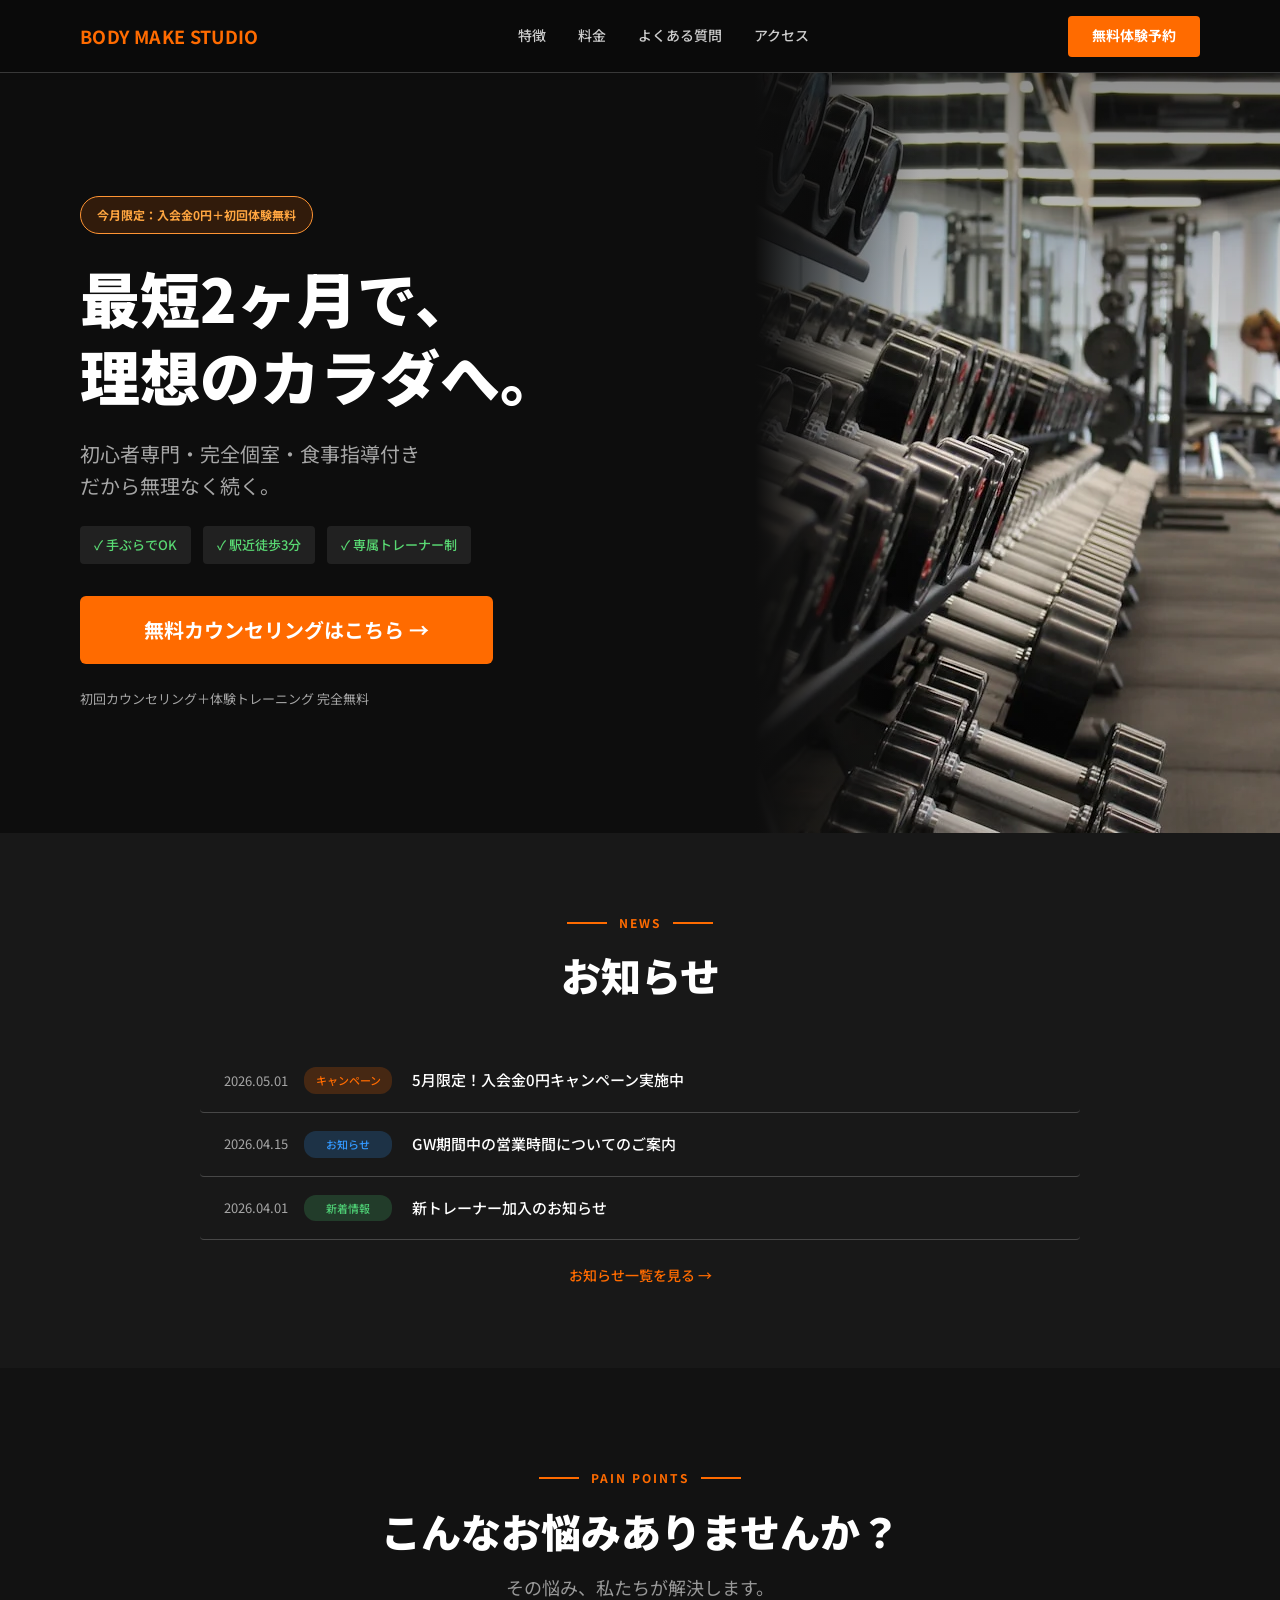
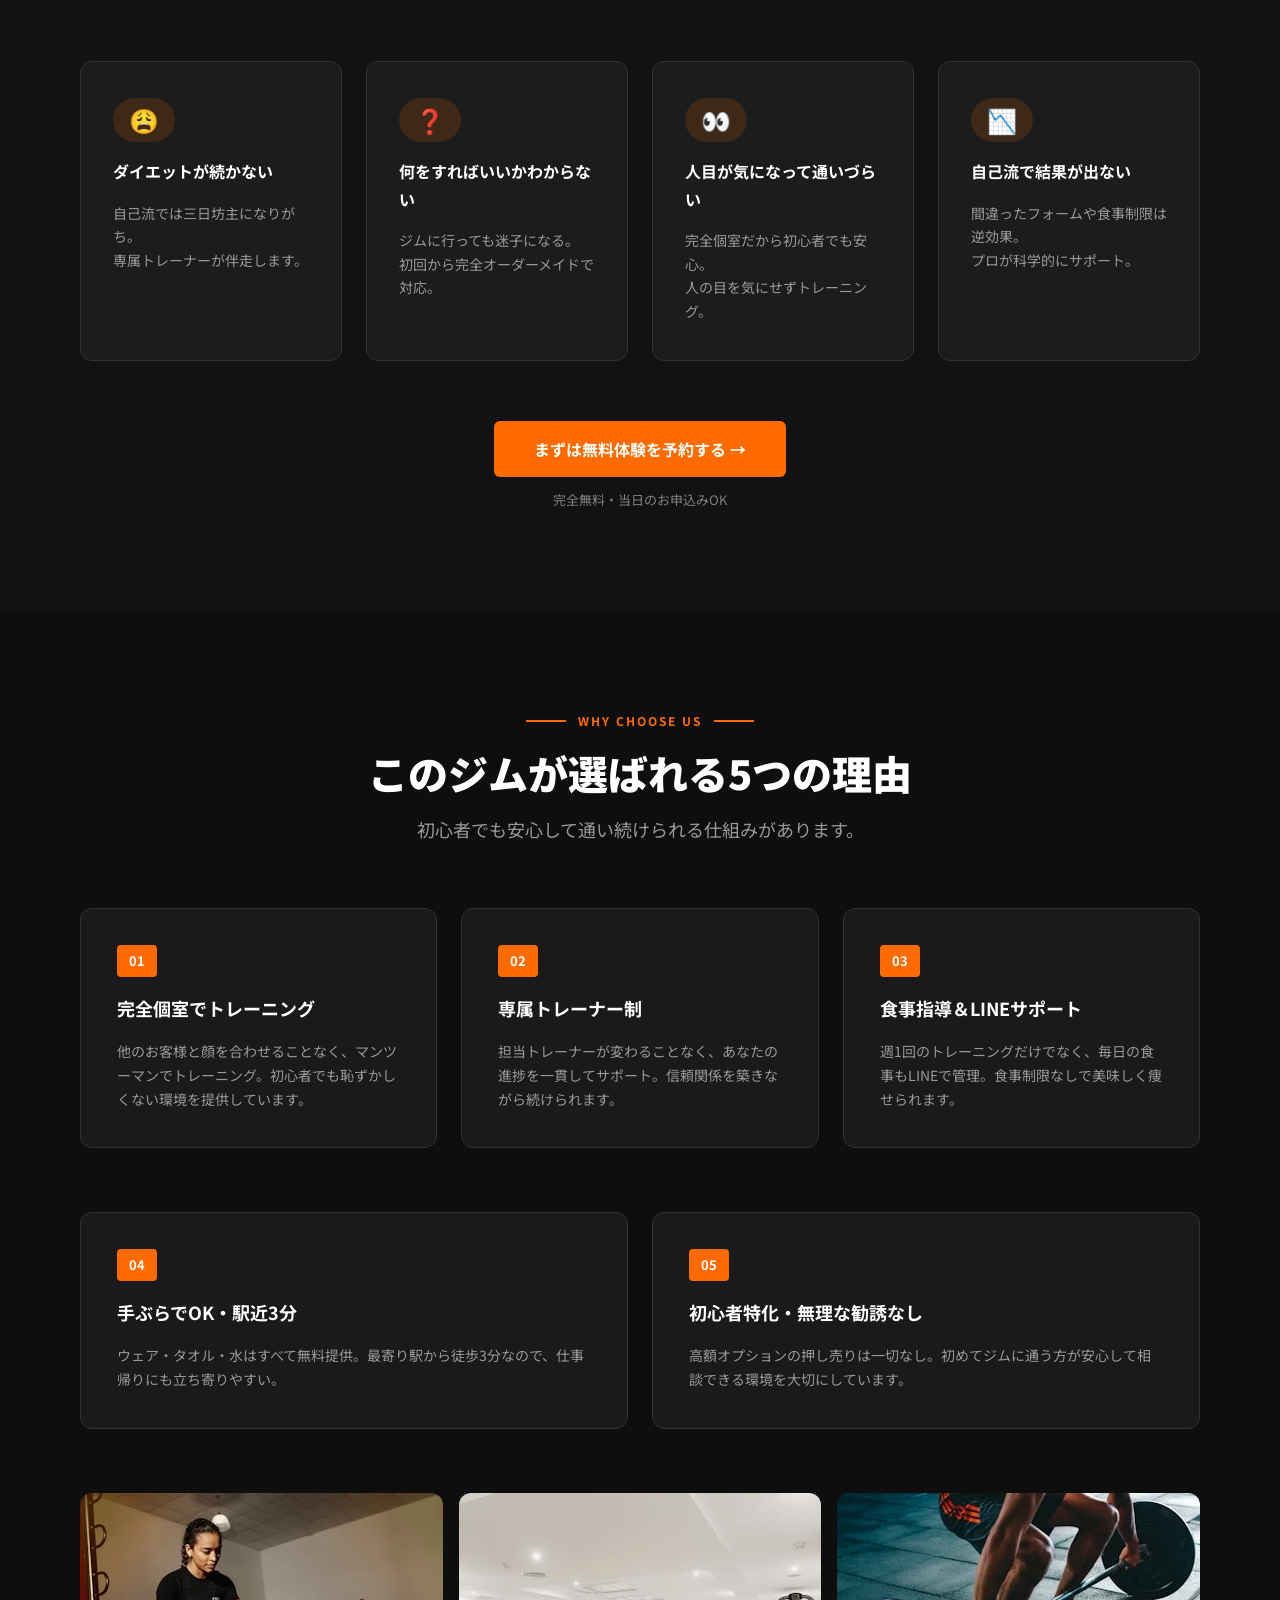
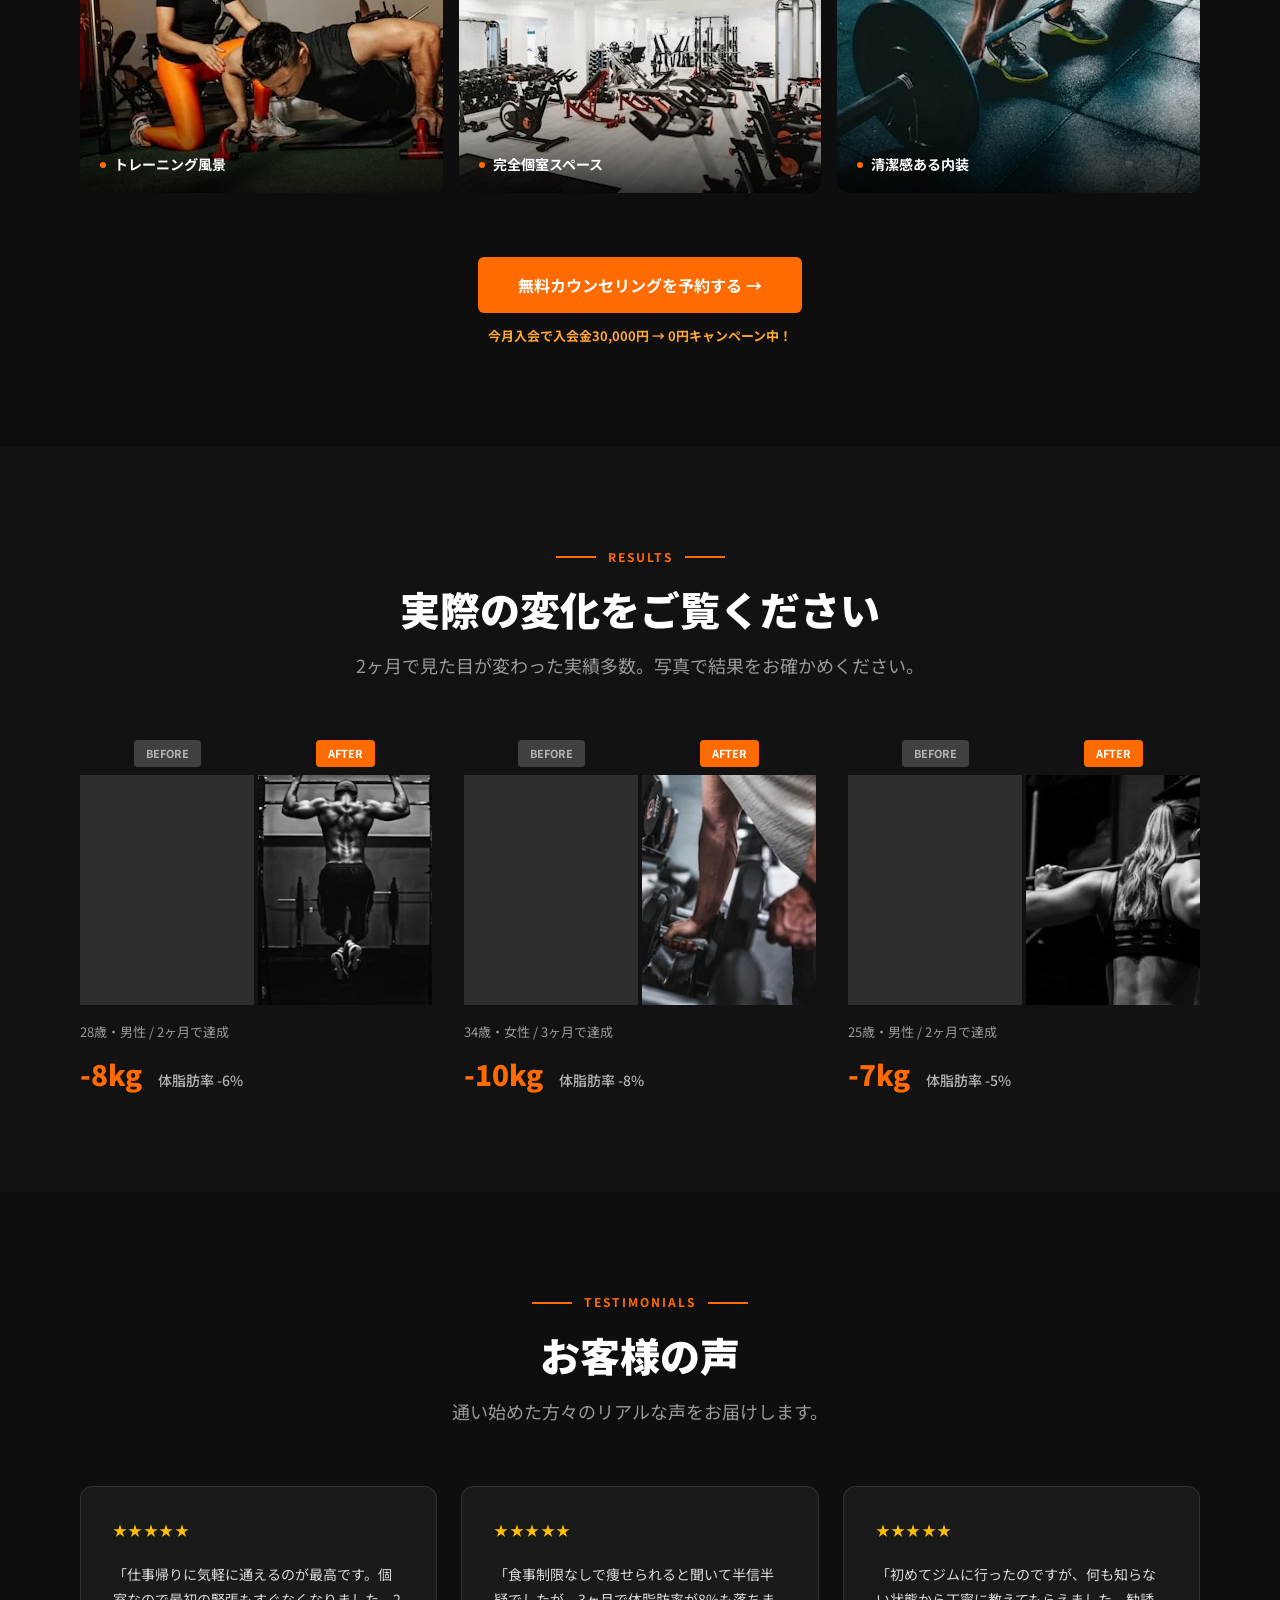
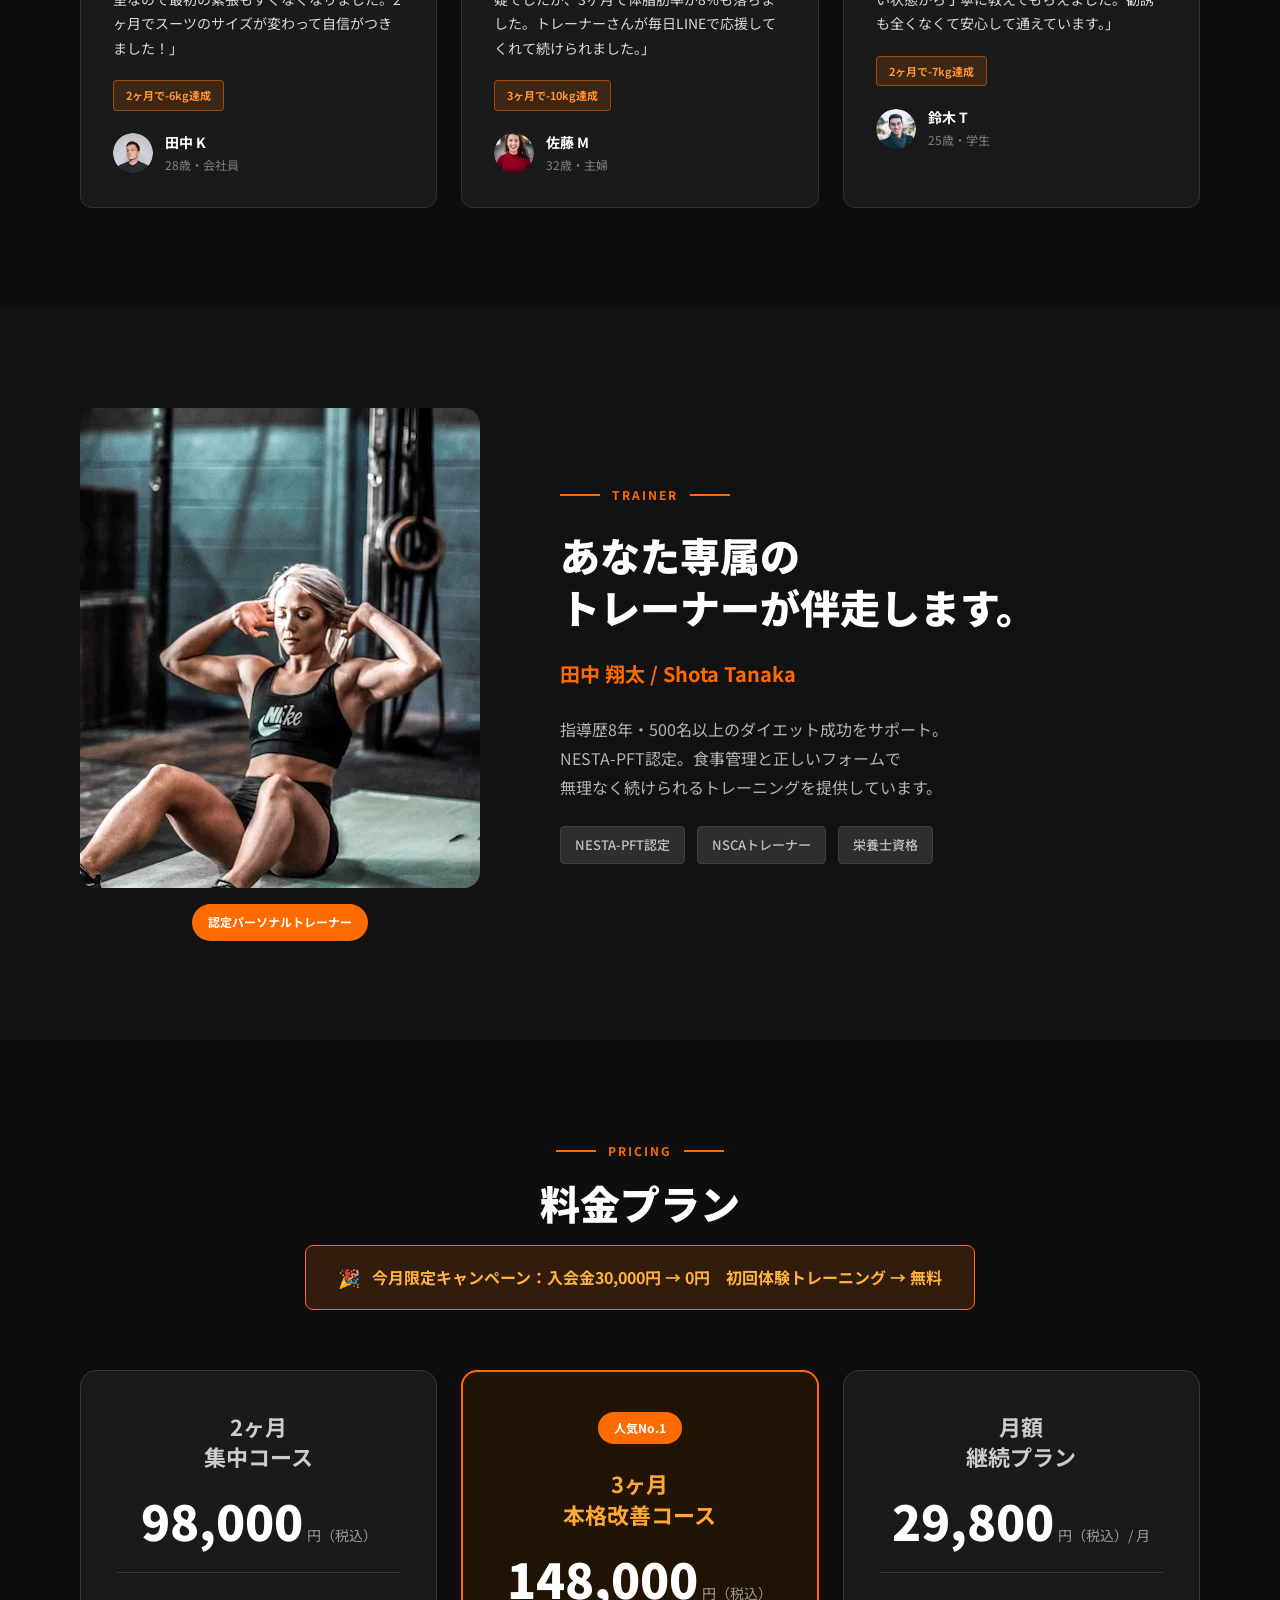
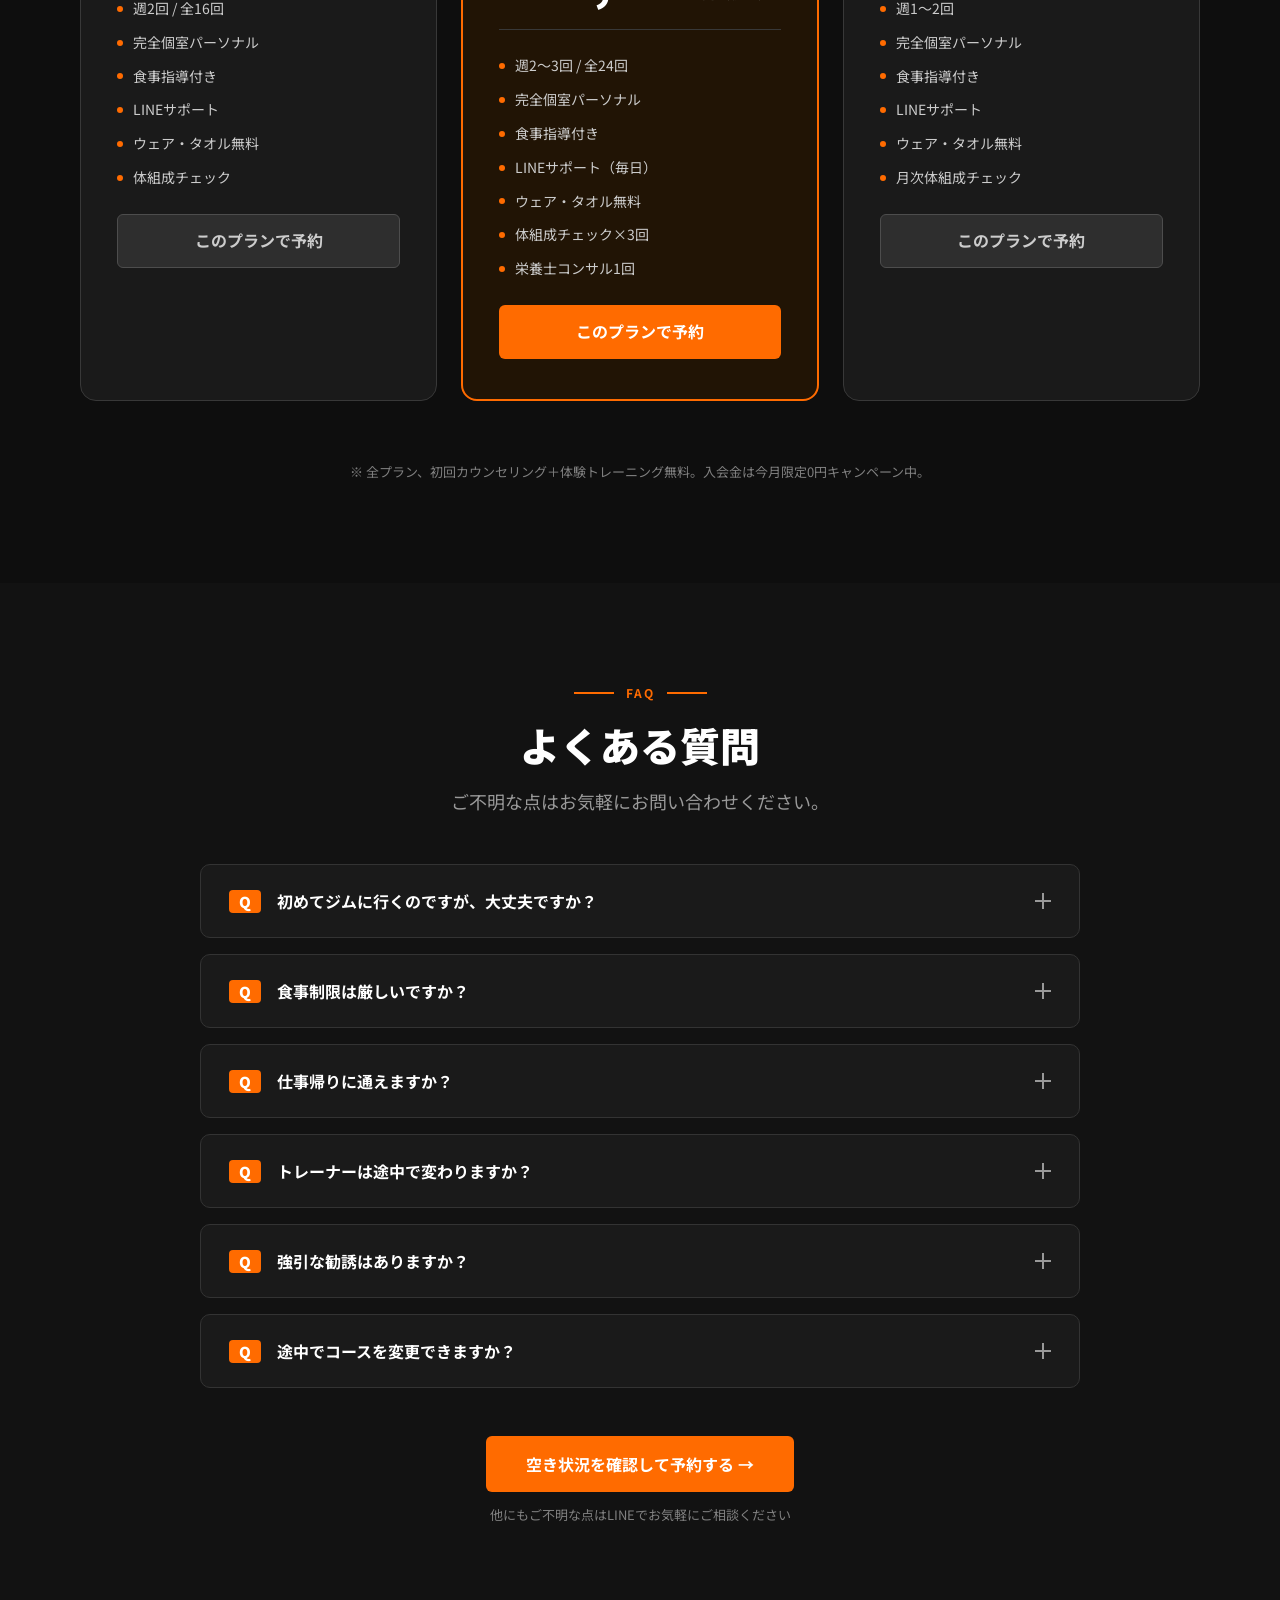
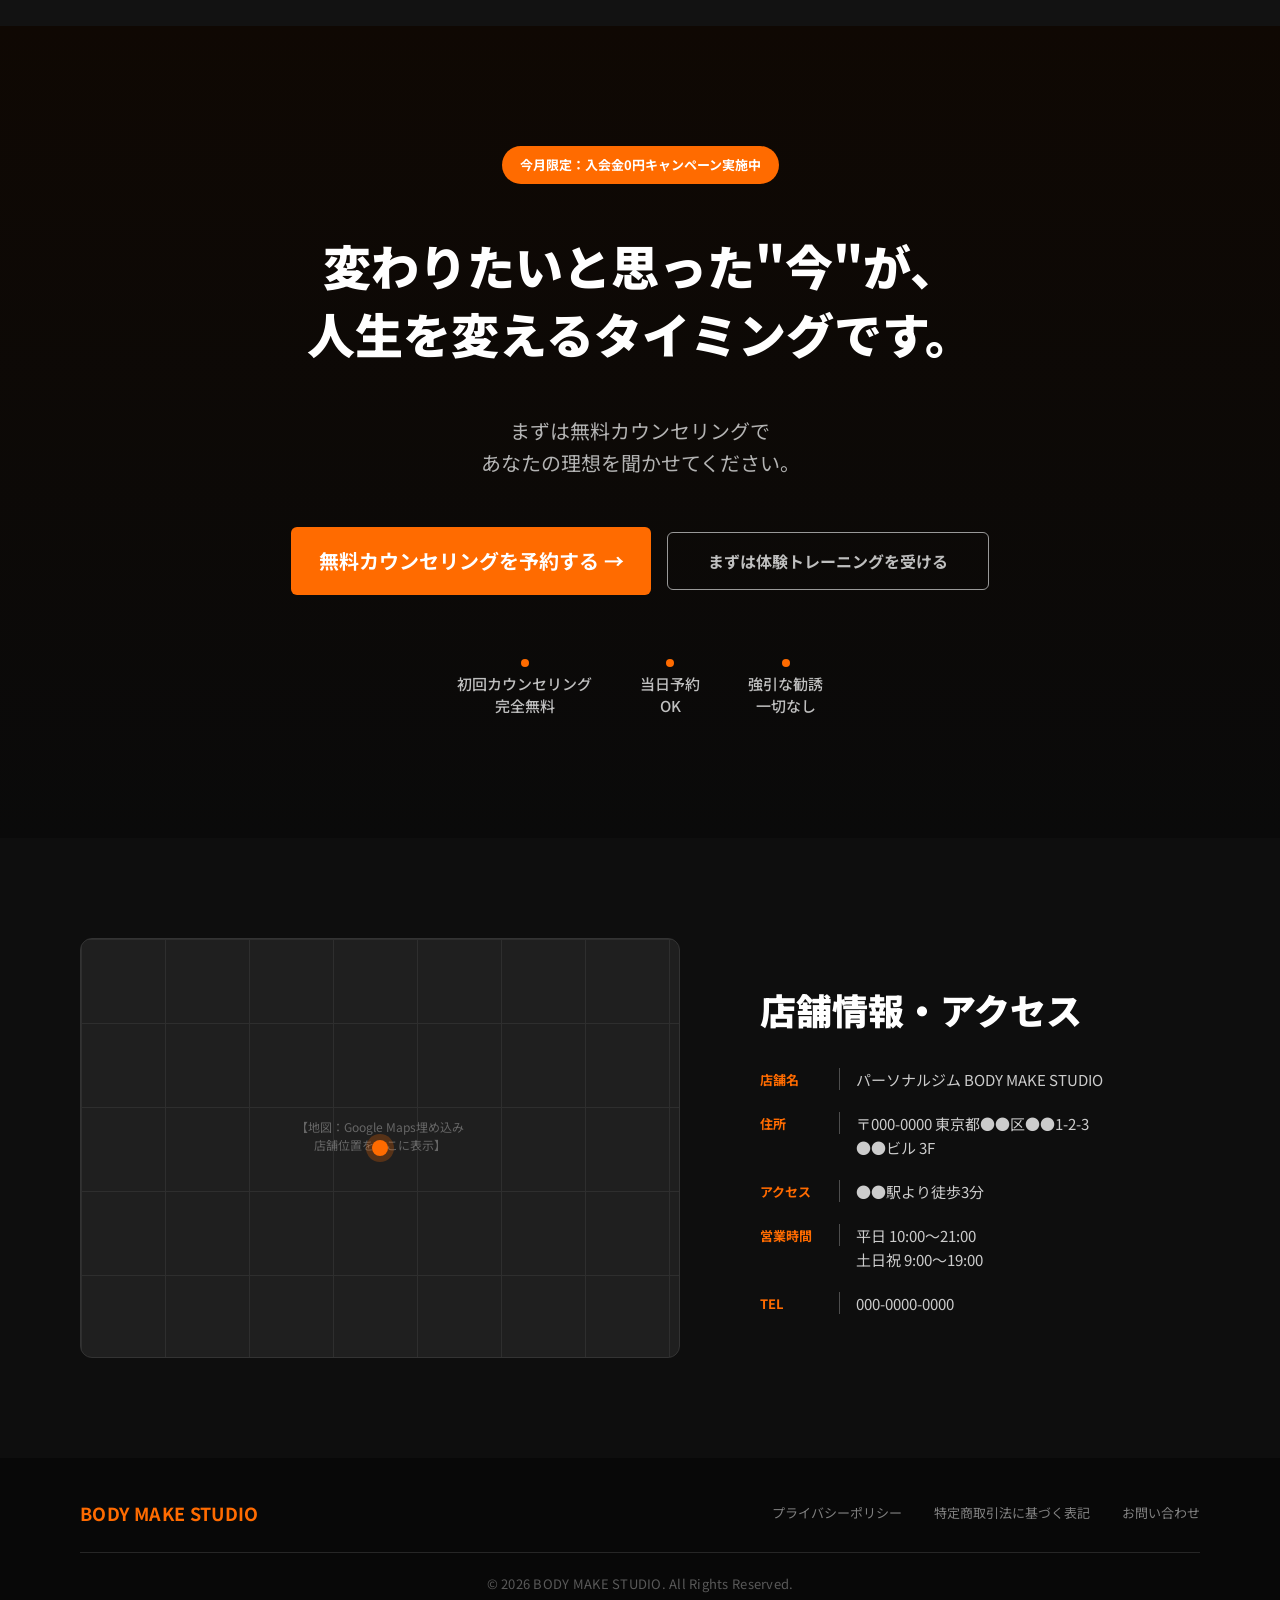
<file: index.html>
<!DOCTYPE html>
<html lang="ja">
<head>
  <meta charset="UTF-8">
  <meta name="viewport" content="width=device-width, initial-scale=1.0">
  <meta name="description" content="BODY MAKE STUDIO｜初心者専門・完全個室・食事指導付きのパーソナルジム。最短2ヶ月で理想のカラダへ。今月入会金0円キャンペーン実施中。">
  <title>BODY MAKE STUDIO｜最短2ヶ月で、理想のカラダへ。</title>
  <!-- Google Fonts: Noto Sans JP（日本語フォント） -->
  <link rel="preconnect" href="https://fonts.googleapis.com">
  <link rel="preconnect" href="https://fonts.gstatic.com" crossorigin>
  <link href="https://fonts.googleapis.com/css2?family=Noto+Sans+JP:wght@400;500;700;900&display=swap" rel="stylesheet">
  <link rel="stylesheet" href="css/reset.css">
  <link rel="stylesheet" href="css/style.css">
</head>
<body>

  <!-- ==============================================================
       ヘッダー
       SP: ハンバーガーボタン（.js-menu-btn）でドロワー（.js-drawer）を開閉。
       PC: ナビリンクを横並びで表示。main.js の initDrawer() が制御する。
       ============================================================== -->
  <header class="header">
    <div class="header__inner">
      <a href="index.html" class="header__logo">BODY MAKE STUDIO</a>
      <!-- PC 用ナビ（SP では CSS で非表示） -->
      <nav class="header__nav" aria-label="グローバルナビゲーション">
        <ul class="header__nav-list">
          <li><a href="#reason" class="header__nav-link">特徴</a></li>
          <li><a href="#pricing" class="header__nav-link">料金</a></li>
          <li><a href="#faq" class="header__nav-link">よくある質問</a></li>
          <li><a href="#access" class="header__nav-link">アクセス</a></li>
        </ul>
      </nav>
      <a href="counseling.html" class="header__cta">無料体験予約</a>
      <!-- ハンバーガーボタン（SP のみ表示）: span 3本で 3本線アイコンを構成 -->
      <button type="button" class="header__menu-btn js-menu-btn" aria-label="メニューを開く" aria-expanded="false" aria-controls="drawerMenu">
        <span></span>
        <span></span>
        <span></span>
      </button>
    </div>
    <!-- SP 用ドロワーメニュー: .is-open が付いたら表示 -->
    <div class="header__drawer js-drawer" id="drawerMenu">
      <ul class="header__drawer-list">
        <li><a href="#reason" class="header__drawer-link">特徴</a></li>
        <li><a href="#pricing" class="header__drawer-link">料金</a></li>
        <li><a href="#faq" class="header__drawer-link">よくある質問</a></li>
        <li><a href="#access" class="header__drawer-link">アクセス</a></li>
        <li><a href="news.html" class="header__drawer-link">お知らせ</a></li>
        <li><a href="counseling.html" class="header__drawer-link">無料体験予約</a></li>
      </ul>
    </div>
  </header>

  <main>

    <!-- ==============================================================
         ヒーロー（ファーストビュー）
         SP: 画像が上・テキストが下の縦並び（CSS の order プロパティで制御）。
         PC: テキスト左・画像右の横並びレイアウト。
         ============================================================== -->
    <section class="hero">
      <div class="hero__inner">
        <div class="hero__content">
          <span class="hero__badge">今月限定：入会金0円＋初回体験無料</span>
          <h1 class="hero__title">最短2ヶ月で、<br>理想のカラダへ。</h1>
          <p class="hero__lead">初心者専門・完全個室・食事指導付き<br>だから無理なく続く。</p>
          <!-- 3つの特徴タグ -->
          <ul class="hero__features">
            <li class="hero__feature">✓ 手ぶらでOK</li>
            <li class="hero__feature">✓ 駅近徒歩3分</li>
            <li class="hero__feature">✓ 専属トレーナー制</li>
          </ul>
          <a href="counseling.html" class="c-btn c-btn--primary c-btn--xl hero__cta">無料カウンセリングはこちら →</a>
          <p class="hero__note">初回カウンセリング＋体験トレーニング 完全無料</p>
        </div>
        <div class="hero__image">
          <img src="images/hero-top.webp" alt="BODY MAKE STUDIO トレーニングジム">
        </div>
      </div>
    </section>

    <!-- ==============================================================
         お知らせ（プレビュー）
         最新3件を表示。WordPress 化時は WP_Query でループに置き換える。
         ============================================================== -->
    <section class="news" id="news">
      <div class="news__inner">
        <div class="c-heading news__heading">
          <span class="c-heading__label">NEWS</span>
          <h2 class="c-heading__title">お知らせ</h2>
        </div>
        <ul class="news__list">
          <li>
            <a href="news.html" class="news__item">
              <div class="news__meta">
                <time class="news__date" datetime="2026-05-01">2026.05.01</time>
                <!-- カテゴリーは --campaign / --info / --new の3種類 -->
                <span class="news__category news__category--campaign">キャンペーン</span>
              </div>
              <p class="news__title">5月限定！入会金0円キャンペーン実施中</p>
            </a>
          </li>
          <li>
            <a href="news.html" class="news__item">
              <div class="news__meta">
                <time class="news__date" datetime="2026-04-15">2026.04.15</time>
                <span class="news__category news__category--info">お知らせ</span>
              </div>
              <p class="news__title">GW期間中の営業時間についてのご案内</p>
            </a>
          </li>
          <li>
            <a href="news.html" class="news__item">
              <div class="news__meta">
                <time class="news__date" datetime="2026-04-01">2026.04.01</time>
                <span class="news__category news__category--new">新着情報</span>
              </div>
              <p class="news__title">新トレーナー加入のお知らせ</p>
            </a>
          </li>
        </ul>
        <a href="news.html" class="news__more">お知らせ一覧を見る →</a>
      </div>
    </section>

    <!-- ==============================================================
         悩み訴求
         ターゲットが抱える4つの悩みをカード形式で並べる。
         ============================================================== -->
    <section class="pain l-section" id="pain">
      <div class="pain__inner">
        <div class="c-heading">
          <span class="c-heading__label">PAIN POINTS</span>
          <h2 class="c-heading__title">こんなお悩みありませんか？</h2>
          <p class="c-heading__sub">その悩み、私たちが解決します。</p>
        </div>
        <ul class="pain__grid">
          <li class="pain__card">
            <span class="pain__icon" aria-hidden="true">😩</span>
            <h3 class="pain__title">ダイエットが続かない</h3>
            <p class="pain__text">自己流では三日坊主になりがち。<br>専属トレーナーが伴走します。</p>
          </li>
          <li class="pain__card">
            <span class="pain__icon" aria-hidden="true">❓</span>
            <h3 class="pain__title">何をすればいいかわからない</h3>
            <p class="pain__text">ジムに行っても迷子になる。<br>初回から完全オーダーメイドで対応。</p>
          </li>
          <li class="pain__card">
            <span class="pain__icon" aria-hidden="true">👀</span>
            <h3 class="pain__title">人目が気になって通いづらい</h3>
            <p class="pain__text">完全個室だから初心者でも安心。<br>人の目を気にせずトレーニング。</p>
          </li>
          <li class="pain__card">
            <span class="pain__icon" aria-hidden="true">📉</span>
            <h3 class="pain__title">自己流で結果が出ない</h3>
            <p class="pain__text">間違ったフォームや食事制限は逆効果。<br>プロが科学的にサポート。</p>
          </li>
        </ul>
        <div class="pain__cta">
          <a href="counseling.html" class="c-btn c-btn--primary c-btn--lg">まずは無料体験を予約する →</a>
          <p class="pain__cta-note">完全無料・当日のお申込みOK</p>
        </div>
      </div>
    </section>

    <!-- ==============================================================
         選ばれる5つの理由
         理由カードは最初の3枚が3列、残り2枚が2列のグリッド。
         下部に施設の写真3枚を横並びで表示する。
         ============================================================== -->
    <section class="reason l-section" id="reason">
      <div class="reason__inner">
        <div class="c-heading">
          <span class="c-heading__label">WHY CHOOSE US</span>
          <h2 class="c-heading__title">このジムが選ばれる5つの理由</h2>
          <p class="c-heading__sub">初心者でも安心して通い続けられる仕組みがあります。</p>
        </div>
        <!-- 理由 01〜03: 3列グリッド -->
        <ul class="reason__grid">
          <li class="reason__card">
            <span class="reason__num">01</span>
            <h3 class="reason__title">完全個室でトレーニング</h3>
            <p class="reason__text">他のお客様と顔を合わせることなく、マンツーマンでトレーニング。初心者でも恥ずかしくない環境を提供しています。</p>
          </li>
          <li class="reason__card">
            <span class="reason__num">02</span>
            <h3 class="reason__title">専属トレーナー制</h3>
            <p class="reason__text">担当トレーナーが変わることなく、あなたの進捗を一貫してサポート。信頼関係を築きながら続けられます。</p>
          </li>
          <li class="reason__card">
            <span class="reason__num">03</span>
            <h3 class="reason__title">食事指導＆LINEサポート</h3>
            <p class="reason__text">週1回のトレーニングだけでなく、毎日の食事もLINEで管理。食事制限なしで美味しく痩せられます。</p>
          </li>
        </ul>
        <!-- 理由 04〜05: 2列グリッド（--2col で列数を上書き） -->
        <ul class="reason__grid reason__grid--2col">
          <li class="reason__card">
            <span class="reason__num">04</span>
            <h3 class="reason__title">手ぶらでOK・駅近3分</h3>
            <p class="reason__text">ウェア・タオル・水はすべて無料提供。最寄り駅から徒歩3分なので、仕事帰りにも立ち寄りやすい。</p>
          </li>
          <li class="reason__card">
            <span class="reason__num">05</span>
            <h3 class="reason__title">初心者特化・無理な勧誘なし</h3>
            <p class="reason__text">高額オプションの押し売りは一切なし。初めてジムに通う方が安心して相談できる環境を大切にしています。</p>
          </li>
        </ul>
        <!-- 施設写真: 画像下部にグラデーション + ラベルを重ねて表示 -->
        <ul class="reason__photos">
          <li class="reason__photo">
            <img src="images/feature-training.webp" alt="トレーニング風景">
            <div class="reason__photo-label"><span class="reason__photo-label-text">トレーニング風景</span></div>
          </li>
          <li class="reason__photo">
            <img src="images/feature-private.webp" alt="完全個室スペース">
            <div class="reason__photo-label"><span class="reason__photo-label-text">完全個室スペース</span></div>
          </li>
          <li class="reason__photo">
            <img src="images/feature-interior.webp" alt="清潔感ある内装">
            <div class="reason__photo-label"><span class="reason__photo-label-text">清潔感ある内装</span></div>
          </li>
        </ul>
        <div class="reason__cta">
          <a href="counseling.html" class="c-btn c-btn--primary c-btn--lg">無料カウンセリングを予約する →</a>
          <p class="reason__cta-note">今月入会で入会金30,000円 → 0円キャンペーン中！</p>
        </div>
      </div>
    </section>

    <!-- ==============================================================
         ビフォーアフター
         BEFORE は画像なし（空の .ba__photo）、AFTER に実績写真を表示。
         ============================================================== -->
    <section class="ba l-section" id="results">
      <div class="ba__inner">
        <div class="c-heading">
          <span class="c-heading__label">RESULTS</span>
          <h2 class="c-heading__title">実際の変化をご覧ください</h2>
          <p class="c-heading__sub">2ヶ月で見た目が変わった実績多数。写真で結果をお確かめください。</p>
        </div>
        <ul class="ba__grid">
          <li class="ba__item">
            <div class="ba__pair">
              <div class="ba__col">
                <span class="ba__label ba__label--before">BEFORE</span>
                <div class="ba__photo" aria-label="Before写真"></div><!-- Before は現状写真なし -->
              </div>
              <div class="ba__col">
                <span class="ba__label ba__label--after">AFTER</span>
                <div class="ba__photo">
                  <img src="images/ba-after-1.webp" alt="2ヶ月後の体型変化">
                </div>
              </div>
            </div>
            <p class="ba__meta">28歳・男性 / 2ヶ月で達成</p>
            <div class="ba__result">
              <p class="ba__weight">-8kg</p>
              <p class="ba__fat">体脂肪率 -6%</p>
            </div>
          </li>
          <li class="ba__item">
            <div class="ba__pair">
              <div class="ba__col">
                <span class="ba__label ba__label--before">BEFORE</span>
                <div class="ba__photo" aria-label="Before写真"></div>
              </div>
              <div class="ba__col">
                <span class="ba__label ba__label--after">AFTER</span>
                <div class="ba__photo">
                  <img src="images/ba-after-2.webp" alt="3ヶ月後の体型変化">
                </div>
              </div>
            </div>
            <p class="ba__meta">34歳・女性 / 3ヶ月で達成</p>
            <div class="ba__result">
              <p class="ba__weight">-10kg</p>
              <p class="ba__fat">体脂肪率 -8%</p>
            </div>
          </li>
          <li class="ba__item">
            <div class="ba__pair">
              <div class="ba__col">
                <span class="ba__label ba__label--before">BEFORE</span>
                <div class="ba__photo" aria-label="Before写真"></div>
              </div>
              <div class="ba__col">
                <span class="ba__label ba__label--after">AFTER</span>
                <div class="ba__photo">
                  <img src="images/ba-after-3.webp" alt="2ヶ月後の体型変化">
                </div>
              </div>
            </div>
            <p class="ba__meta">25歳・男性 / 2ヶ月で達成</p>
            <div class="ba__result">
              <p class="ba__weight">-7kg</p>
              <p class="ba__fat">体脂肪率 -5%</p>
            </div>
          </li>
        </ul>
      </div>
    </section>

    <!-- ==============================================================
         お客様の声
         ============================================================== -->
    <section class="voice l-section" id="voice">
      <div class="voice__inner">
        <div class="c-heading">
          <span class="c-heading__label">TESTIMONIALS</span>
          <h2 class="c-heading__title">お客様の声</h2>
          <p class="c-heading__sub">通い始めた方々のリアルな声をお届けします。</p>
        </div>
        <ul class="voice__grid">
          <li class="voice__card">
            <div class="voice__stars" aria-label="5つ星評価">★★★★★</div>
            <p class="voice__text">「仕事帰りに気軽に通えるのが最高です。個室なので最初の緊張もすぐなくなりました。2ヶ月でスーツのサイズが変わって自信がつきました！」</p>
            <span class="voice__badge">2ヶ月で-6kg達成</span>
            <div class="voice__person">
              <div class="voice__avatar"><img src="images/avatar-1.webp" alt=""></div>
              <div>
                <p class="voice__name">田中 K</p>
                <p class="voice__profile">28歳・会社員</p>
              </div>
            </div>
          </li>
          <li class="voice__card">
            <div class="voice__stars" aria-label="5つ星評価">★★★★★</div>
            <p class="voice__text">「食事制限なしで痩せられると聞いて半信半疑でしたが、3ヶ月で体脂肪率が8%も落ちました。トレーナーさんが毎日LINEで応援してくれて続けられました。」</p>
            <span class="voice__badge">3ヶ月で-10kg達成</span>
            <div class="voice__person">
              <div class="voice__avatar"><img src="images/avatar-2.webp" alt=""></div>
              <div>
                <p class="voice__name">佐藤 M</p>
                <p class="voice__profile">32歳・主婦</p>
              </div>
            </div>
          </li>
          <li class="voice__card">
            <div class="voice__stars" aria-label="5つ星評価">★★★★★</div>
            <p class="voice__text">「初めてジムに行ったのですが、何も知らない状態から丁寧に教えてもらえました。勧誘も全くなくて安心して通えています。」</p>
            <span class="voice__badge">2ヶ月で-7kg達成</span>
            <div class="voice__person">
              <div class="voice__avatar"><img src="images/avatar-3.webp" alt=""></div>
              <div>
                <p class="voice__name">鈴木 T</p>
                <p class="voice__profile">25歳・学生</p>
              </div>
            </div>
          </li>
        </ul>
      </div>
    </section>

    <!-- ==============================================================
         トレーナー紹介
         ============================================================== -->
    <section class="trainer l-section" id="trainer">
      <div class="trainer__inner">
        <div class="trainer__photo-wrap">
          <div class="trainer__photo">
            <img src="images/trainer.webp" alt="トレーナー 田中翔太">
          </div>
          <span class="trainer__cert">認定パーソナルトレーナー</span>
        </div>
        <div class="trainer__body">
          <span class="c-heading__label">TRAINER</span>
          <h2 class="trainer__title">あなた専属の<br>トレーナーが伴走します。</h2>
          <p class="trainer__name">田中 翔太 / Shota Tanaka</p>
          <p class="trainer__desc">指導歴8年・500名以上のダイエット成功をサポート。<br>NESTA-PFT認定。食事管理と正しいフォームで<br>無理なく続けられるトレーニングを提供しています。</p>
          <!-- 資格チップ -->
          <ul class="trainer__certs">
            <li class="trainer__cert-chip">NESTA-PFT認定</li>
            <li class="trainer__cert-chip">NSCAトレーナー</li>
            <li class="trainer__cert-chip">栄養士資格</li>
          </ul>
        </div>
      </div>
    </section>

    <!-- ==============================================================
         料金プラン
         人気プランには .pricing__card--popular でハイライト表示。
         ============================================================== -->
    <section class="pricing l-section" id="pricing">
      <div class="pricing__inner">
        <div class="c-heading">
          <span class="c-heading__label">PRICING</span>
          <h2 class="c-heading__title">料金プラン</h2>
          <div class="pricing__campaign">
            <span class="pricing__campaign-icon" aria-hidden="true">🎉</span>
            <p class="pricing__campaign-text">今月限定キャンペーン：入会金30,000円 → 0円　初回体験トレーニング → 無料</p>
          </div>
        </div>
        <ul class="pricing__grid">
          <!-- 2ヶ月集中コース -->
          <li class="pricing__card">
            <h3 class="pricing__plan-name">2ヶ月<br>集中コース</h3>
            <p class="pricing__price">
              <span class="pricing__price-num">98,000</span>
              <span class="pricing__price-unit">円（税込）</span>
            </p>
            <div class="pricing__divider"></div>
            <ul class="pricing__features">
              <li class="pricing__feature">週2回 / 全16回</li>
              <li class="pricing__feature">完全個室パーソナル</li>
              <li class="pricing__feature">食事指導付き</li>
              <li class="pricing__feature">LINEサポート</li>
              <li class="pricing__feature">ウェア・タオル無料</li>
              <li class="pricing__feature">体組成チェック</li>
            </ul>
            <a href="counseling.html" class="pricing__btn">このプランで予約</a>
          </li>
          <!-- 3ヶ月本格改善コース（人気No.1 ハイライト） -->
          <li class="pricing__card pricing__card--popular">
            <span class="pricing__badge">人気No.1</span>
            <h3 class="pricing__plan-name">3ヶ月<br>本格改善コース</h3>
            <p class="pricing__price">
              <span class="pricing__price-num">148,000</span>
              <span class="pricing__price-unit">円（税込）</span>
            </p>
            <div class="pricing__divider"></div>
            <ul class="pricing__features">
              <li class="pricing__feature">週2〜3回 / 全24回</li>
              <li class="pricing__feature">完全個室パーソナル</li>
              <li class="pricing__feature">食事指導付き</li>
              <li class="pricing__feature">LINEサポート（毎日）</li>
              <li class="pricing__feature">ウェア・タオル無料</li>
              <li class="pricing__feature">体組成チェック×3回</li>
              <li class="pricing__feature">栄養士コンサル1回</li>
            </ul>
            <a href="counseling.html" class="pricing__btn">このプランで予約</a>
          </li>
          <!-- 月額継続プラン -->
          <li class="pricing__card">
            <h3 class="pricing__plan-name">月額<br>継続プラン</h3>
            <p class="pricing__price">
              <span class="pricing__price-num">29,800</span>
              <span class="pricing__price-unit">円（税込）/ 月</span>
            </p>
            <div class="pricing__divider"></div>
            <ul class="pricing__features">
              <li class="pricing__feature">週1〜2回</li>
              <li class="pricing__feature">完全個室パーソナル</li>
              <li class="pricing__feature">食事指導付き</li>
              <li class="pricing__feature">LINEサポート</li>
              <li class="pricing__feature">ウェア・タオル無料</li>
              <li class="pricing__feature">月次体組成チェック</li>
            </ul>
            <a href="counseling.html" class="pricing__btn">このプランで予約</a>
          </li>
        </ul>
        <p class="pricing__note">※ 全プラン、初回カウンセリング＋体験トレーニング無料。入会金は今月限定0円キャンペーン中。</p>
      </div>
    </section>

    <!-- ==============================================================
         FAQ（よくある質問）
         .js-faq-item をクリックすると .is-open が付き回答欄が開く。
         main.js の initFaq() が制御する。
         ============================================================== -->
    <section class="faq l-section" id="faq">
      <div class="faq__inner">
        <div class="c-heading">
          <span class="c-heading__label">FAQ</span>
          <h2 class="c-heading__title">よくある質問</h2>
          <p class="c-heading__sub">ご不明な点はお気軽にお問い合わせください。</p>
        </div>
        <ul class="faq__list">
          <!-- 各 .faq__item: ボタン（質問）＋ div（回答）のセット -->
          <li class="faq__item js-faq-item">
            <button type="button" class="faq__q js-faq-q" aria-expanded="false">
              <span class="faq__q-content">
                <span class="faq__mark">Q</span>
                <span class="faq__q-text">初めてジムに行くのですが、大丈夫ですか？</span>
              </span>
              <span class="faq__icon" aria-hidden="true"></span><!-- + / − アイコン -->
            </button>
            <div class="faq__a">
              <span class="faq__mark faq__mark--a">A</span>
              <p class="faq__a-text">もちろん大丈夫です！当ジムは初心者の方を専門にサポートしています。トレーニング経験がゼロの方が多く通われています。まず無料カウンセリングで現状をお聞きし、あなたに合ったプランをご提案します。</p>
            </div>
          </li>
          <li class="faq__item js-faq-item">
            <button type="button" class="faq__q js-faq-q" aria-expanded="false">
              <span class="faq__q-content">
                <span class="faq__mark">Q</span>
                <span class="faq__q-text">食事制限は厳しいですか？</span>
              </span>
              <span class="faq__icon" aria-hidden="true"></span>
            </button>
            <div class="faq__a">
              <span class="faq__mark faq__mark--a">A</span>
              <p class="faq__a-text">極端な食事制限は行いません。今の生活スタイルに合わせて、無理なく続けられる食事アドバイスを提供します。「食べながら痩せる」を目指しています。</p>
            </div>
          </li>
          <li class="faq__item js-faq-item">
            <button type="button" class="faq__q js-faq-q" aria-expanded="false">
              <span class="faq__q-content">
                <span class="faq__mark">Q</span>
                <span class="faq__q-text">仕事帰りに通えますか？</span>
              </span>
              <span class="faq__icon" aria-hidden="true"></span>
            </button>
            <div class="faq__a">
              <span class="faq__mark faq__mark--a">A</span>
              <p class="faq__a-text">はい。最寄り駅から徒歩3分と通いやすい立地で、夜21時まで営業しています。仕事帰りに立ち寄ってそのまま帰れます。ウェアやタオルも無料貸出なので手ぶらでOKです。</p>
            </div>
          </li>
          <li class="faq__item js-faq-item">
            <button type="button" class="faq__q js-faq-q" aria-expanded="false">
              <span class="faq__q-content">
                <span class="faq__mark">Q</span>
                <span class="faq__q-text">トレーナーは途中で変わりますか？</span>
              </span>
              <span class="faq__icon" aria-hidden="true"></span>
            </button>
            <div class="faq__a">
              <span class="faq__mark faq__mark--a">A</span>
              <p class="faq__a-text">担当トレーナーは基本的に変わりません。専属制を採用しており、継続してあなたの体型変化・食事・メンタル状況を把握したサポートを提供します。</p>
            </div>
          </li>
          <li class="faq__item js-faq-item">
            <button type="button" class="faq__q js-faq-q" aria-expanded="false">
              <span class="faq__q-content">
                <span class="faq__mark">Q</span>
                <span class="faq__q-text">強引な勧誘はありますか？</span>
              </span>
              <span class="faq__icon" aria-hidden="true"></span>
            </button>
            <div class="faq__a">
              <span class="faq__mark faq__mark--a">A</span>
              <p class="faq__a-text">一切ありません。無料体験後も強引なセールスは行っていません。ご納得いただいたうえでご入会いただきたいと思っています。お客様が主役の場所です。</p>
            </div>
          </li>
          <li class="faq__item js-faq-item">
            <button type="button" class="faq__q js-faq-q" aria-expanded="false">
              <span class="faq__q-content">
                <span class="faq__mark">Q</span>
                <span class="faq__q-text">途中でコースを変更できますか？</span>
              </span>
              <span class="faq__icon" aria-hidden="true"></span>
            </button>
            <div class="faq__a">
              <span class="faq__mark faq__mark--a">A</span>
              <p class="faq__a-text">はい、ご相談いただければ柔軟に対応します。ライフスタイルの変化やペースに合わせてプランを調整することが可能です。</p>
            </div>
          </li>
        </ul>
        <div class="faq__cta">
          <a href="counseling.html" class="c-btn c-btn--primary c-btn--lg">空き状況を確認して予約する →</a>
          <p class="faq__cta-note">他にもご不明な点はLINEでお気軽にご相談ください</p>
        </div>
      </div>
    </section>

    <!-- ==============================================================
         最終 CTA
         ページ末尾のコンバージョン誘導。ボタン2つを縦（SP）/横（PC）に並べる。
         ============================================================== -->
    <section class="final" id="final-cta">
      <div class="final__inner">
        <span class="final__badge">今月限定：入会金0円キャンペーン実施中</span>
        <h2 class="final__title">変わりたいと思った"今"が、<br>人生を変えるタイミングです。</h2>
        <p class="final__lead">まずは無料カウンセリングで<br>あなたの理想を聞かせてください。</p>
        <div class="final__buttons">
          <a href="counseling.html" class="c-btn c-btn--primary c-btn--xl">無料カウンセリングを予約する →</a>
          <a href="counseling.html" class="c-btn c-btn--outline c-btn--lg">まずは体験トレーニングを受ける</a>
        </div>
        <!-- 安心ポイント 3点 -->
        <ul class="final__notes">
          <li class="final__note">初回カウンセリング<br>完全無料</li>
          <li class="final__note">当日予約<br>OK</li>
          <li class="final__note">強引な勧誘<br>一切なし</li>
        </ul>
      </div>
    </section>

    <!-- ==============================================================
         店舗情報・アクセス
         地図エリアは現状プレースホルダー。本番時は Google Maps iframe に差し替える。
         ============================================================== -->
    <section class="access l-section" id="access">
      <div class="access__inner">
        <!-- 地図プレースホルダー（本番: Google Maps の iframe を埋め込む） -->
        <div class="access__map" aria-label="店舗位置の地図">
          <span class="access__map-text">【地図：Google Maps埋め込み<br>店舗位置をここに表示】</span>
          <span class="access__map-pin" aria-hidden="true"></span>
        </div>
        <div class="access__body">
          <h2 class="access__title">店舗情報・アクセス</h2>
          <dl class="access__list">
            <div class="access__row">
              <dt class="access__row-label">店舗名</dt>
              <dd class="access__row-value">パーソナルジム BODY MAKE STUDIO</dd>
            </div>
            <div class="access__row">
              <dt class="access__row-label">住所</dt>
              <dd class="access__row-value">〒000-0000 東京都●●区●●1-2-3<br>●●ビル 3F</dd>
            </div>
            <div class="access__row">
              <dt class="access__row-label">アクセス</dt>
              <dd class="access__row-value">●●駅より徒歩3分</dd>
            </div>
            <div class="access__row">
              <dt class="access__row-label">営業時間</dt>
              <dd class="access__row-value">平日 10:00〜21:00<br>土日祝 9:00〜19:00</dd>
            </div>
            <div class="access__row">
              <dt class="access__row-label">TEL</dt>
              <dd class="access__row-value">000-0000-0000</dd>
            </div>
          </dl>
        </div>
      </div>
    </section>

  </main>

  <!-- ==============================================================
       フッター
       ============================================================== -->
  <footer class="footer">
    <div class="footer__inner">
      <div class="footer__top">
        <a href="index.html" class="footer__logo">BODY MAKE STUDIO</a>
        <nav aria-label="フッターナビゲーション">
          <ul class="footer__nav-list">
            <li><a href="#" class="footer__nav-link">プライバシーポリシー</a></li>
            <li><a href="#" class="footer__nav-link">特定商取引法に基づく表記</a></li>
            <li><a href="#" class="footer__nav-link">お問い合わせ</a></li>
          </ul>
        </nav>
      </div>
      <div class="footer__divider"></div>
      <p class="footer__copyright">© 2026 BODY MAKE STUDIO. All Rights Reserved.</p>
    </div>
  </footer>

  <script src="js/main.js"></script>
</body>
</html>
</file>
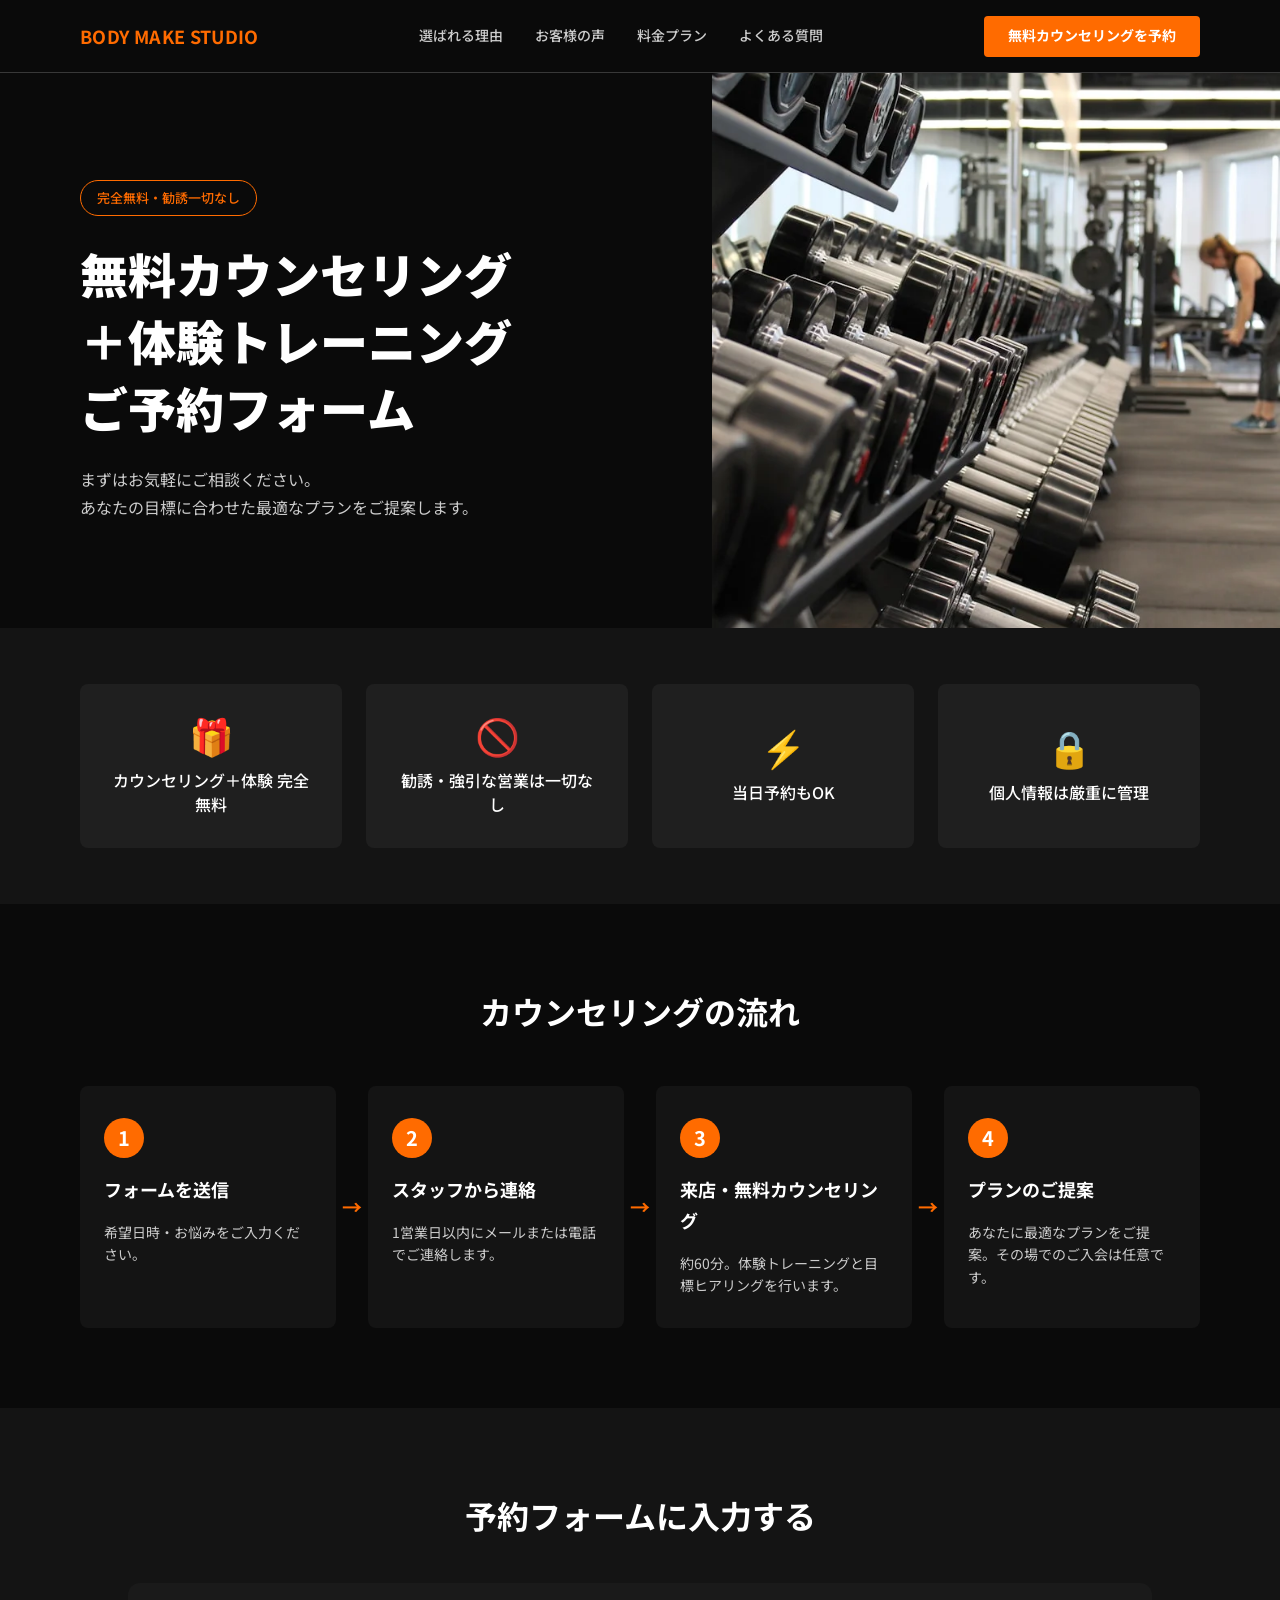
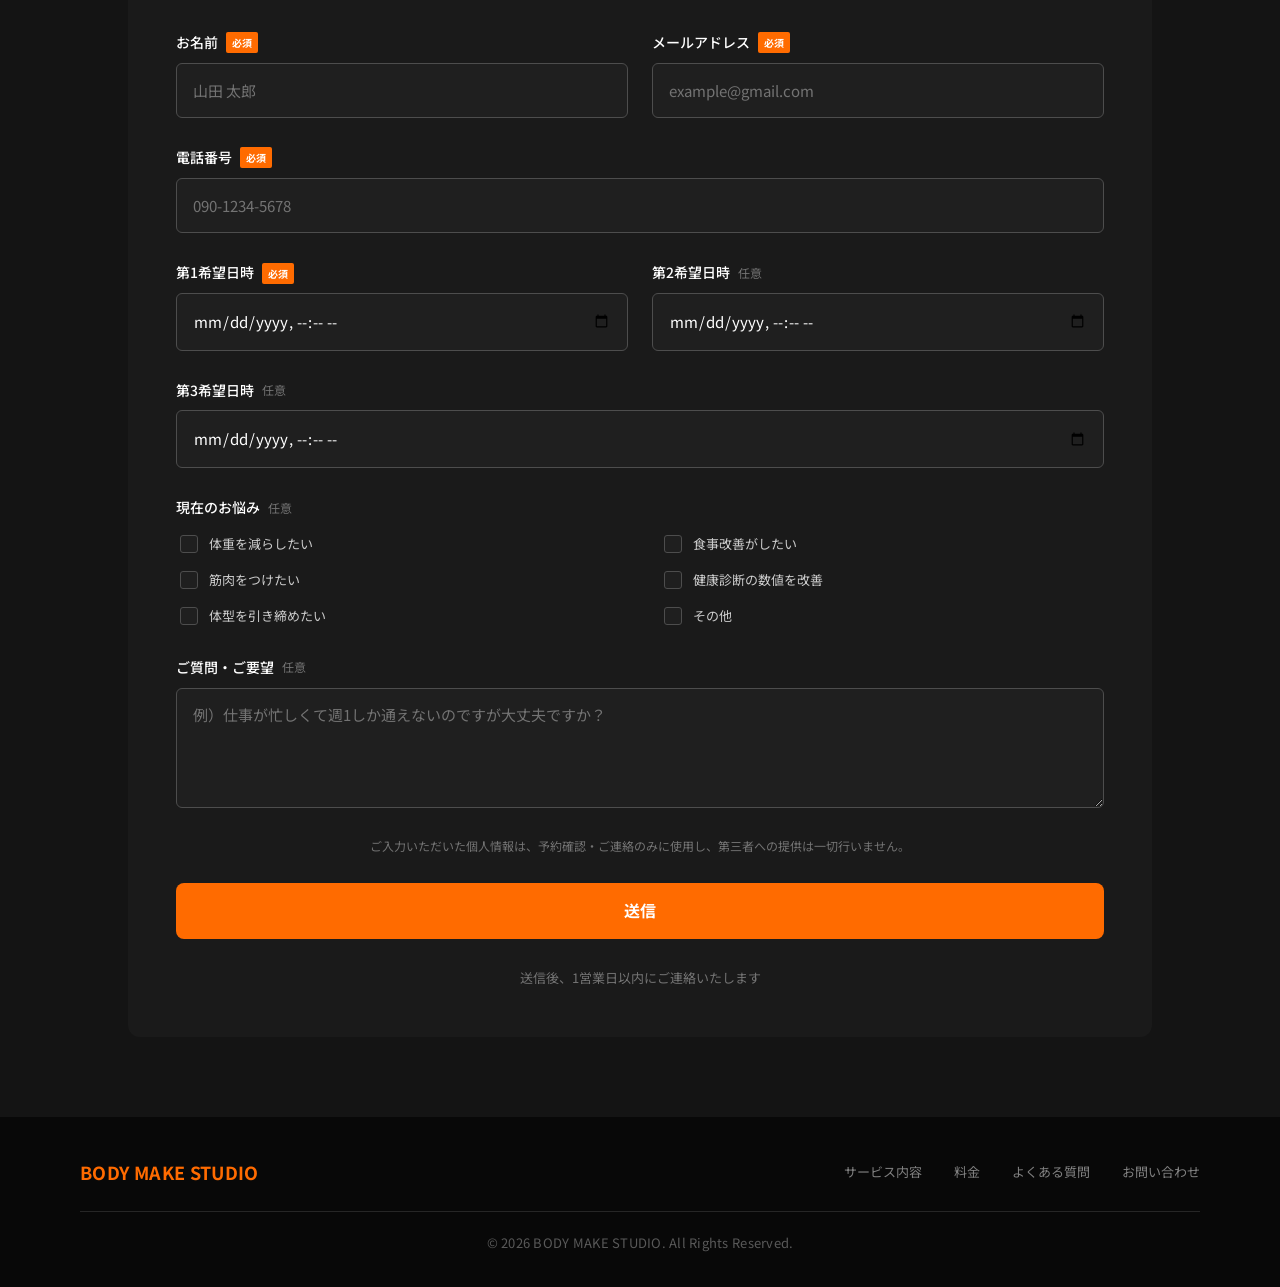
<file: counseling.html>
<!DOCTYPE html>
<html lang="ja">
<head>
  <meta charset="UTF-8">
  <meta name="viewport" content="width=device-width, initial-scale=1.0">
  <meta name="description" content="BODY MAKE STUDIOの無料カウンセリング＋体験トレーニング予約フォーム。完全無料、勧誘一切なし。1営業日以内にスタッフよりご連絡いたします。">
  <title>無料カウンセリング予約｜BODY MAKE STUDIO</title>
  <!-- Google Fonts: Noto Sans JP -->
  <link rel="preconnect" href="https://fonts.googleapis.com">
  <link rel="preconnect" href="https://fonts.gstatic.com" crossorigin>
  <link href="https://fonts.googleapis.com/css2?family=Noto+Sans+JP:wght@400;500;700;900&display=swap" rel="stylesheet">
  <link rel="stylesheet" href="css/reset.css">
  <link rel="stylesheet" href="css/style.css">
</head>
<body>

  <!-- ==============================================================
       ヘッダー（index.html と共通構造）
       SP: ハンバーガーメニュー / PC: ナビ横並び。main.js の initDrawer() が制御。
       ============================================================== -->
  <header class="header">
    <div class="header__inner">
      <a href="index.html" class="header__logo">BODY MAKE STUDIO</a>
      <nav class="header__nav" aria-label="グローバルナビゲーション">
        <ul class="header__nav-list">
          <li><a href="index.html#reason" class="header__nav-link">選ばれる理由</a></li>
          <li><a href="index.html#voice" class="header__nav-link">お客様の声</a></li>
          <li><a href="index.html#pricing" class="header__nav-link">料金プラン</a></li>
          <li><a href="index.html#faq" class="header__nav-link">よくある質問</a></li>
        </ul>
      </nav>
      <a href="counseling.html" class="header__cta">無料カウンセリングを予約</a>
      <button type="button" class="header__menu-btn js-menu-btn" aria-label="メニューを開く" aria-expanded="false" aria-controls="drawerMenu">
        <span></span><span></span><span></span>
      </button>
    </div>
    <div class="header__drawer js-drawer" id="drawerMenu">
      <ul class="header__drawer-list">
        <li><a href="index.html#reason" class="header__drawer-link">選ばれる理由</a></li>
        <li><a href="index.html#voice" class="header__drawer-link">お客様の声</a></li>
        <li><a href="index.html#pricing" class="header__drawer-link">料金プラン</a></li>
        <li><a href="index.html#faq" class="header__drawer-link">よくある質問</a></li>
        <li><a href="news.html" class="header__drawer-link">お知らせ</a></li>
      </ul>
    </div>
  </header>

  <main>

    <!-- ==============================================================
         カウンセリングヒーロー
         SP: 画像が上・テキストが下。PC: テキスト左・画像右。
         ============================================================== -->
    <section class="cns-hero">
      <div class="cns-hero__inner">
        <div class="cns-hero__content">
          <span class="cns-hero__badge">完全無料・勧誘一切なし</span>
          <h1 class="cns-hero__title">無料カウンセリング<br>＋体験トレーニング<br>ご予約フォーム</h1>
          <p class="cns-hero__lead">まずはお気軽にご相談ください。<br>あなたの目標に合わせた最適なプランをご提案します。</p>
        </div>
        <div class="cns-hero__image">
          <img src="images/hero-counseling.webp" alt="カウンセリング風景">
        </div>
      </div>
    </section>

    <!-- ==============================================================
         安心ポイント（4つのバッジ）
         無料・勧誘なしなどの信頼性を強調するセクション。
         ============================================================== -->
    <section class="cns-trust">
      <div class="cns-trust__inner">
        <ul class="cns-trust__list">
          <li class="cns-trust__item">
            <span class="cns-trust__icon" aria-hidden="true">🎁</span>
            <p class="cns-trust__text">カウンセリング＋体験 完全無料</p>
          </li>
          <li class="cns-trust__item">
            <span class="cns-trust__icon" aria-hidden="true">🚫</span>
            <p class="cns-trust__text">勧誘・強引な営業は一切なし</p>
          </li>
          <li class="cns-trust__item">
            <span class="cns-trust__icon" aria-hidden="true">⚡</span>
            <p class="cns-trust__text">当日予約もOK</p>
          </li>
          <li class="cns-trust__item">
            <span class="cns-trust__icon" aria-hidden="true">🔒</span>
            <p class="cns-trust__text">個人情報は厳重に管理</p>
          </li>
        </ul>
      </div>
    </section>

    <!-- ==============================================================
         来店までの流れ（4ステップ）
         SP: 縦並び / PC: 横並び（矢印 .cns-steps__arrow は PC のみ表示）。
         ============================================================== -->
    <section class="cns-steps">
      <div class="cns-steps__inner">
        <h2 class="cns-steps__title">カウンセリングの流れ</h2>
        <!-- ol を使うことでステップの順序をセマンティックに表現 -->
        <ol class="cns-steps__list">
          <li class="cns-steps__item">
            <span class="cns-steps__num">1</span>
            <h3 class="cns-steps__name">フォームを送信</h3>
            <p class="cns-steps__desc">希望日時・お悩みをご入力ください。</p>
          </li>
          <li class="cns-steps__arrow" aria-hidden="true">→</li><!-- 装飾用の矢印（PC のみ表示） -->
          <li class="cns-steps__item">
            <span class="cns-steps__num">2</span>
            <h3 class="cns-steps__name">スタッフから連絡</h3>
            <p class="cns-steps__desc">1営業日以内にメールまたは電話でご連絡します。</p>
          </li>
          <li class="cns-steps__arrow" aria-hidden="true">→</li>
          <li class="cns-steps__item">
            <span class="cns-steps__num">3</span>
            <h3 class="cns-steps__name">来店・無料カウンセリング</h3>
            <p class="cns-steps__desc">約60分。体験トレーニングと目標ヒアリングを行います。</p>
          </li>
          <li class="cns-steps__arrow" aria-hidden="true">→</li>
          <li class="cns-steps__item">
            <span class="cns-steps__num">4</span>
            <h3 class="cns-steps__name">プランのご提案</h3>
            <p class="cns-steps__desc">あなたに最適なプランをご提案。その場でのご入会は任意です。</p>
          </li>
        </ol>
      </div>
    </section>

    <!-- ==============================================================
         予約フォーム
         送信先は thanks.html（本番時は PHP / フォームサービスに変更する）。
         バリデーションは main.js の initForm() が担当する。
         .js-required が付いた入力欄が送信時の検証対象。
         ============================================================== -->
    <section class="cns-form-section">
      <div class="cns-form-section__inner">
        <h2 class="cns-form-section__title">予約フォームに入力する</h2>
        <!-- novalidate: ブラウザデフォルトのバリデーションを無効化し JS で制御 -->
        <form class="form js-form" action="thanks.html" method="get" novalidate>

          <!-- 氏名・メールアドレス（横2列） -->
          <div class="form__row">
            <div class="form__field">
              <div class="form__label-row">
                <label class="form__label" for="name">お名前</label>
                <span class="form__required">必須</span>
              </div>
              <input class="form__input js-required" type="text" id="name" name="name" placeholder="山田 太郎" autocomplete="name">
              <!-- .js-error はバリデーションエラー時に .is-show で表示 -->
              <p class="form__error js-error" data-for="name">お名前をご入力ください。</p>
            </div>
            <div class="form__field">
              <div class="form__label-row">
                <label class="form__label" for="email">メールアドレス</label>
                <span class="form__required">必須</span>
              </div>
              <input class="form__input js-required" type="email" id="email" name="email" placeholder="example@gmail.com" autocomplete="email">
              <p class="form__error js-error" data-for="email">有効なメールアドレスをご入力ください。</p>
            </div>
          </div>

          <!-- 電話番号 -->
          <div class="form__field">
            <div class="form__label-row">
              <label class="form__label" for="tel">電話番号</label>
              <span class="form__required">必須</span>
            </div>
            <input class="form__input js-required" type="tel" id="tel" name="tel" placeholder="090-1234-5678" autocomplete="tel">
            <p class="form__error js-error" data-for="tel">電話番号をご入力ください。</p>
          </div>

          <!-- 第1・第2希望日時（横2列） -->
          <div class="form__row">
            <div class="form__field">
              <div class="form__label-row">
                <label class="form__label" for="date1">第1希望日時</label>
                <span class="form__required">必須</span>
              </div>
              <input class="form__input js-required" type="datetime-local" id="date1" name="date1">
              <p class="form__error js-error" data-for="date1">第1希望日時をご入力ください。</p>
            </div>
            <div class="form__field">
              <div class="form__label-row">
                <label class="form__label" for="date2">第2希望日時</label>
                <span class="form__optional">任意</span>
              </div>
              <input class="form__input" type="datetime-local" id="date2" name="date2">
            </div>
          </div>

          <!-- 第3希望日時 -->
          <div class="form__field">
            <div class="form__label-row">
              <label class="form__label" for="date3">第3希望日時</label>
              <span class="form__optional">任意</span>
            </div>
            <input class="form__input" type="datetime-local" id="date3" name="date3">
          </div>

          <!-- 現在のお悩み（チェックボックス複数選択可） -->
          <div class="form__field">
            <div class="form__label-row">
              <span class="form__label">現在のお悩み</span>
              <span class="form__optional">任意</span>
            </div>
            <div class="form__checkboxes">
              <label class="form__checkbox-item"><input type="checkbox" name="concern[]" value="weight"><span>体重を減らしたい</span></label>
              <label class="form__checkbox-item"><input type="checkbox" name="concern[]" value="diet"><span>食事改善がしたい</span></label>
              <label class="form__checkbox-item"><input type="checkbox" name="concern[]" value="muscle"><span>筋肉をつけたい</span></label>
              <label class="form__checkbox-item"><input type="checkbox" name="concern[]" value="health"><span>健康診断の数値を改善</span></label>
              <label class="form__checkbox-item"><input type="checkbox" name="concern[]" value="shape"><span>体型を引き締めたい</span></label>
              <label class="form__checkbox-item"><input type="checkbox" name="concern[]" value="other"><span>その他</span></label>
            </div>
          </div>

          <!-- ご質問・ご要望（自由記述） -->
          <div class="form__field">
            <div class="form__label-row">
              <label class="form__label" for="message">ご質問・ご要望</label>
              <span class="form__optional">任意</span>
            </div>
            <textarea class="form__textarea" id="message" name="message" placeholder="例）仕事が忙しくて週1しか通えないのですが大丈夫ですか？"></textarea>
          </div>

          <p class="form__privacy-note">ご入力いただいた個人情報は、予約確認・ご連絡のみに使用し、第三者への提供は一切行いません。</p>

          <button type="submit" class="form__submit">送信</button>

          <p class="form__submit-note">送信後、1営業日以内にご連絡いたします</p>
        </form>
      </div>
    </section>

  </main>

  <!-- ==============================================================
       フッター
       ============================================================== -->
  <footer class="footer">
    <div class="footer__inner">
      <div class="footer__top">
        <a href="index.html" class="footer__logo">BODY MAKE STUDIO</a>
        <nav aria-label="フッターナビゲーション">
          <ul class="footer__nav-list">
            <li><a href="index.html#reason" class="footer__nav-link">サービス内容</a></li>
            <li><a href="index.html#pricing" class="footer__nav-link">料金</a></li>
            <li><a href="index.html#faq" class="footer__nav-link">よくある質問</a></li>
            <li><a href="#" class="footer__nav-link">お問い合わせ</a></li>
          </ul>
        </nav>
      </div>
      <div class="footer__divider"></div>
      <p class="footer__copyright">© 2026 BODY MAKE STUDIO. All Rights Reserved.</p>
    </div>
  </footer>

  <script src="js/main.js"></script>
</body>
</html>
</file>
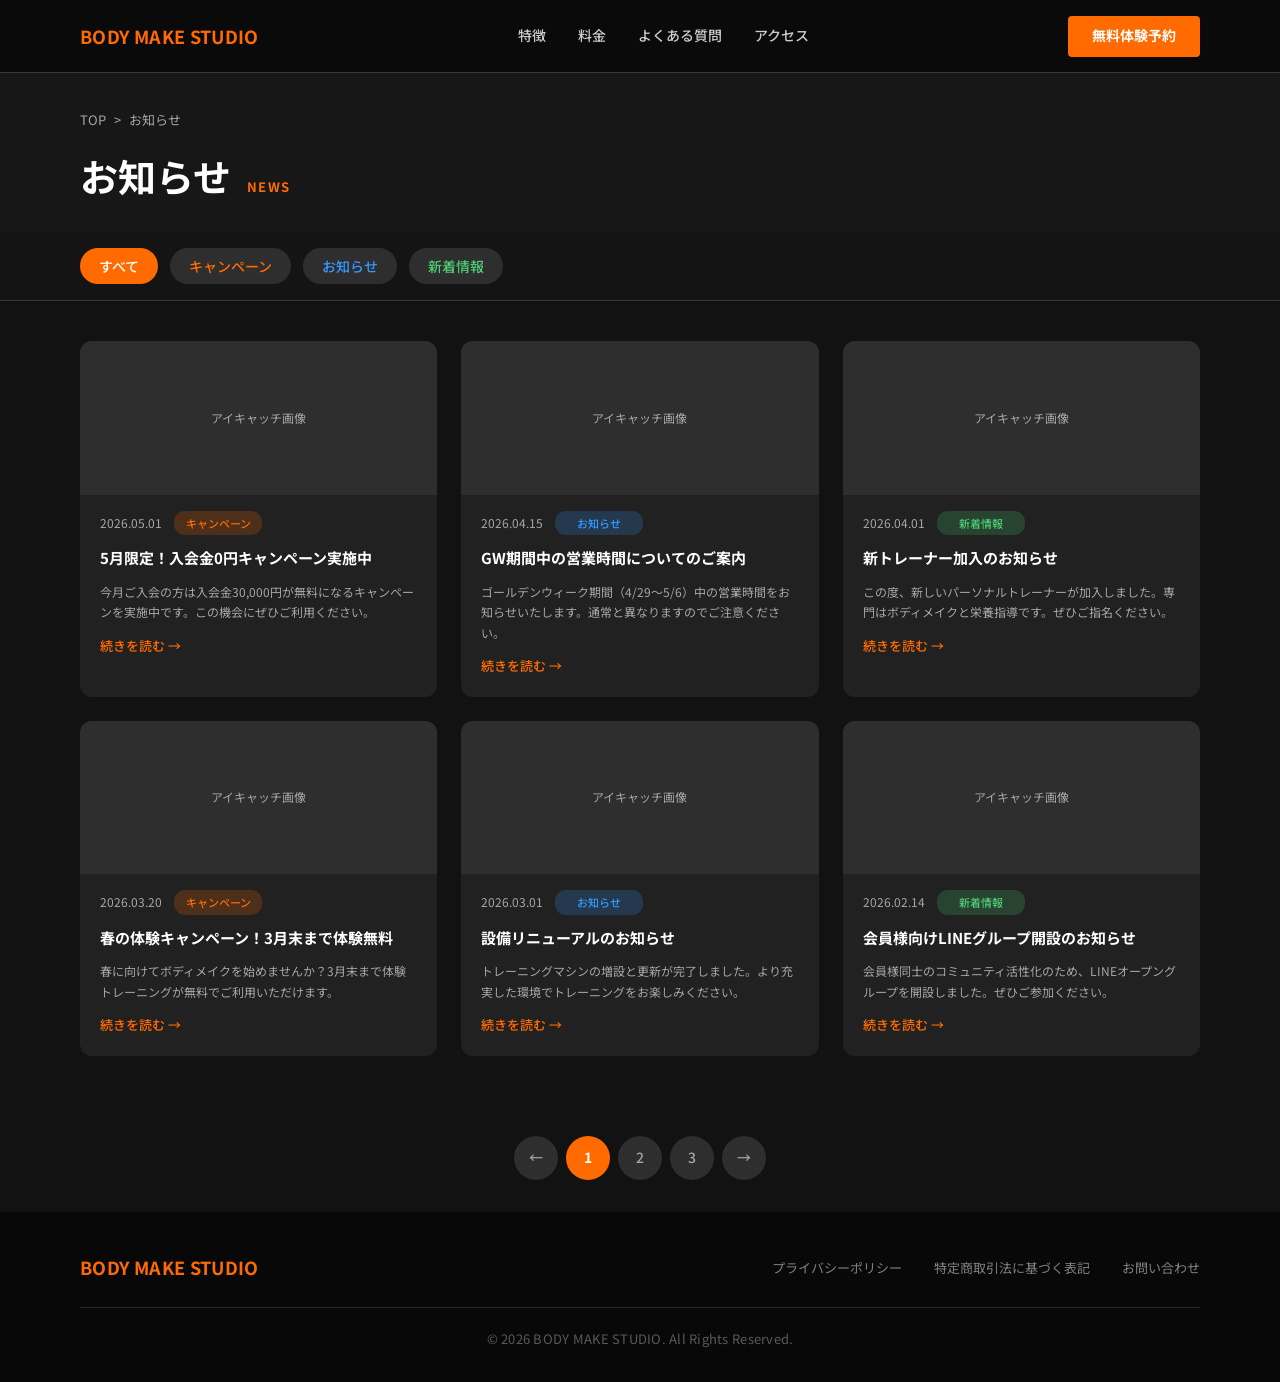
<file: news.html>
<!DOCTYPE html>
<html lang="ja">
<head>
  <meta charset="UTF-8">
  <meta name="viewport" content="width=device-width, initial-scale=1.0">
  <meta name="description" content="BODY MAKE STUDIOからのお知らせ一覧。キャンペーン・営業時間・新トレーナー加入などの最新情報をお届けします。">
  <title>お知らせ｜BODY MAKE STUDIO</title>
  <!-- Google Fonts: Noto Sans JP -->
  <link rel="preconnect" href="https://fonts.googleapis.com">
  <link rel="preconnect" href="https://fonts.gstatic.com" crossorigin>
  <link href="https://fonts.googleapis.com/css2?family=Noto+Sans+JP:wght@400;500;700;900&display=swap" rel="stylesheet">
  <link rel="stylesheet" href="css/reset.css">
  <link rel="stylesheet" href="css/style.css">
</head>
<body>

  <!-- ==============================================================
       ヘッダー（全ページ共通構造）
       ============================================================== -->
  <header class="header">
    <div class="header__inner">
      <a href="index.html" class="header__logo">BODY MAKE STUDIO</a>
      <nav class="header__nav" aria-label="グローバルナビゲーション">
        <ul class="header__nav-list">
          <li><a href="index.html#reason" class="header__nav-link">特徴</a></li>
          <li><a href="index.html#pricing" class="header__nav-link">料金</a></li>
          <li><a href="index.html#faq" class="header__nav-link">よくある質問</a></li>
          <li><a href="index.html#access" class="header__nav-link">アクセス</a></li>
        </ul>
      </nav>
      <a href="counseling.html" class="header__cta">無料体験予約</a>
      <button type="button" class="header__menu-btn js-menu-btn" aria-label="メニューを開く" aria-expanded="false" aria-controls="drawerMenu">
        <span></span><span></span><span></span>
      </button>
    </div>
    <div class="header__drawer js-drawer" id="drawerMenu">
      <ul class="header__drawer-list">
        <li><a href="index.html#reason" class="header__drawer-link">特徴</a></li>
        <li><a href="index.html#pricing" class="header__drawer-link">料金</a></li>
        <li><a href="index.html#faq" class="header__drawer-link">よくある質問</a></li>
        <li><a href="index.html#access" class="header__drawer-link">アクセス</a></li>
      </ul>
    </div>
  </header>

  <main>

    <!-- ==============================================================
         ページヘッダー（パンくずリスト + ページタイトル）
         ============================================================== -->
    <section class="news-page-hero">
      <div class="news-page-hero__inner">
        <nav class="news-page-hero__breadcrumb" aria-label="パンくずリスト">
          <a href="index.html" class="news-page-hero__breadcrumb-link">TOP</a>
          <span aria-hidden="true">&gt;</span>
          <span>お知らせ</span>
        </nav>
        <div class="news-page-hero__title-row">
          <h1 class="news-page-hero__title">お知らせ</h1>
          <span class="news-page-hero__label">NEWS</span>
        </div>
      </div>
    </section>

    <!-- ==============================================================
         カテゴリーフィルター
         .js-news-filter ボタンのクリックで .js-news-card を絞り込む。
         main.js の initNewsFilter() が制御する。
         data-category 属性でフィルター対象を指定する。
         ============================================================== -->
    <nav class="news-filter" aria-label="カテゴリーフィルター">
      <div class="news-filter__inner">
        <!-- data-category="all" ですべてのカードを表示 -->
        <button type="button" class="news-filter__btn news-filter__btn--active js-news-filter" data-category="all">すべて</button>
        <button type="button" class="news-filter__btn news-filter__btn--campaign js-news-filter" data-category="campaign">キャンペーン</button>
        <button type="button" class="news-filter__btn news-filter__btn--info js-news-filter" data-category="info">お知らせ</button>
        <button type="button" class="news-filter__btn news-filter__btn--new js-news-filter" data-category="new">新着情報</button>
      </div>
    </nav>

    <!-- ==============================================================
         投稿グリッド
         各カードの data-category がフィルターの絞り込みキーになる。
         WordPress 化時は WP_Query のループに置き換える。
         ============================================================== -->
    <section class="news-archive">
      <div class="news-archive__inner">
        <ul class="news-archive__grid">

          <!-- 投稿1: キャンペーン -->
          <li class="news-archive__card js-news-card" data-category="campaign">
            <a href="#">
              <div class="news-archive__thumb">アイキャッチ画像</div><!-- 本番: img タグに差し替え -->
              <div class="news-archive__body">
                <div class="news-archive__meta">
                  <time class="news-archive__date" datetime="2026-05-01">2026.05.01</time>
                  <span class="news-archive__category news-archive__category--campaign">キャンペーン</span>
                </div>
                <h2 class="news-archive__title">5月限定！入会金0円キャンペーン実施中</h2>
                <p class="news-archive__excerpt">今月ご入会の方は入会金30,000円が無料になるキャンペーンを実施中です。この機会にぜひご利用ください。</p>
                <span class="news-archive__more">続きを読む →</span>
              </div>
            </a>
          </li>

          <!-- 投稿2: お知らせ -->
          <li class="news-archive__card js-news-card" data-category="info">
            <a href="#">
              <div class="news-archive__thumb">アイキャッチ画像</div>
              <div class="news-archive__body">
                <div class="news-archive__meta">
                  <time class="news-archive__date" datetime="2026-04-15">2026.04.15</time>
                  <span class="news-archive__category news-archive__category--info">お知らせ</span>
                </div>
                <h2 class="news-archive__title">GW期間中の営業時間についてのご案内</h2>
                <p class="news-archive__excerpt">ゴールデンウィーク期間（4/29〜5/6）中の営業時間をお知らせいたします。通常と異なりますのでご注意ください。</p>
                <span class="news-archive__more">続きを読む →</span>
              </div>
            </a>
          </li>

          <!-- 投稿3: 新着情報 -->
          <li class="news-archive__card js-news-card" data-category="new">
            <a href="#">
              <div class="news-archive__thumb">アイキャッチ画像</div>
              <div class="news-archive__body">
                <div class="news-archive__meta">
                  <time class="news-archive__date" datetime="2026-04-01">2026.04.01</time>
                  <span class="news-archive__category news-archive__category--new">新着情報</span>
                </div>
                <h2 class="news-archive__title">新トレーナー加入のお知らせ</h2>
                <p class="news-archive__excerpt">この度、新しいパーソナルトレーナーが加入しました。専門はボディメイクと栄養指導です。ぜひご指名ください。</p>
                <span class="news-archive__more">続きを読む →</span>
              </div>
            </a>
          </li>

          <!-- 投稿4: キャンペーン -->
          <li class="news-archive__card js-news-card" data-category="campaign">
            <a href="#">
              <div class="news-archive__thumb">アイキャッチ画像</div>
              <div class="news-archive__body">
                <div class="news-archive__meta">
                  <time class="news-archive__date" datetime="2026-03-20">2026.03.20</time>
                  <span class="news-archive__category news-archive__category--campaign">キャンペーン</span>
                </div>
                <h2 class="news-archive__title">春の体験キャンペーン！3月末まで体験無料</h2>
                <p class="news-archive__excerpt">春に向けてボディメイクを始めませんか？3月末まで体験トレーニングが無料でご利用いただけます。</p>
                <span class="news-archive__more">続きを読む →</span>
              </div>
            </a>
          </li>

          <!-- 投稿5: お知らせ -->
          <li class="news-archive__card js-news-card" data-category="info">
            <a href="#">
              <div class="news-archive__thumb">アイキャッチ画像</div>
              <div class="news-archive__body">
                <div class="news-archive__meta">
                  <time class="news-archive__date" datetime="2026-03-01">2026.03.01</time>
                  <span class="news-archive__category news-archive__category--info">お知らせ</span>
                </div>
                <h2 class="news-archive__title">設備リニューアルのお知らせ</h2>
                <p class="news-archive__excerpt">トレーニングマシンの増設と更新が完了しました。より充実した環境でトレーニングをお楽しみください。</p>
                <span class="news-archive__more">続きを読む →</span>
              </div>
            </a>
          </li>

          <!-- 投稿6: 新着情報 -->
          <li class="news-archive__card js-news-card" data-category="new">
            <a href="#">
              <div class="news-archive__thumb">アイキャッチ画像</div>
              <div class="news-archive__body">
                <div class="news-archive__meta">
                  <time class="news-archive__date" datetime="2026-02-14">2026.02.14</time>
                  <span class="news-archive__category news-archive__category--new">新着情報</span>
                </div>
                <h2 class="news-archive__title">会員様向けLINEグループ開設のお知らせ</h2>
                <p class="news-archive__excerpt">会員様同士のコミュニティ活性化のため、LINEオープングループを開設しました。ぜひご参加ください。</p>
                <span class="news-archive__more">続きを読む →</span>
              </div>
            </a>
          </li>

        </ul>
      </div>
    </section>

    <!-- ==============================================================
         ページネーション
         WordPress 化時は paginate_links() / the_posts_pagination() に差し替える。
         ============================================================== -->
    <nav class="news-pagination" aria-label="ページネーション">
      <a href="#" class="news-pagination__item" aria-label="前のページ">←</a>
      <a href="#" class="news-pagination__item news-pagination__item--active" aria-current="page">1</a>
      <a href="#" class="news-pagination__item">2</a>
      <a href="#" class="news-pagination__item">3</a>
      <a href="#" class="news-pagination__item" aria-label="次のページ">→</a>
    </nav>

  </main>

  <!-- ==============================================================
       フッター
       ============================================================== -->
  <footer class="footer">
    <div class="footer__inner">
      <div class="footer__top">
        <a href="index.html" class="footer__logo">BODY MAKE STUDIO</a>
        <nav aria-label="フッターナビゲーション">
          <ul class="footer__nav-list">
            <li><a href="#" class="footer__nav-link">プライバシーポリシー</a></li>
            <li><a href="#" class="footer__nav-link">特定商取引法に基づく表記</a></li>
            <li><a href="#" class="footer__nav-link">お問い合わせ</a></li>
          </ul>
        </nav>
      </div>
      <div class="footer__divider"></div>
      <p class="footer__copyright">© 2026 BODY MAKE STUDIO. All Rights Reserved.</p>
    </div>
  </footer>

  <script src="js/main.js"></script>
</body>
</html>
</file>
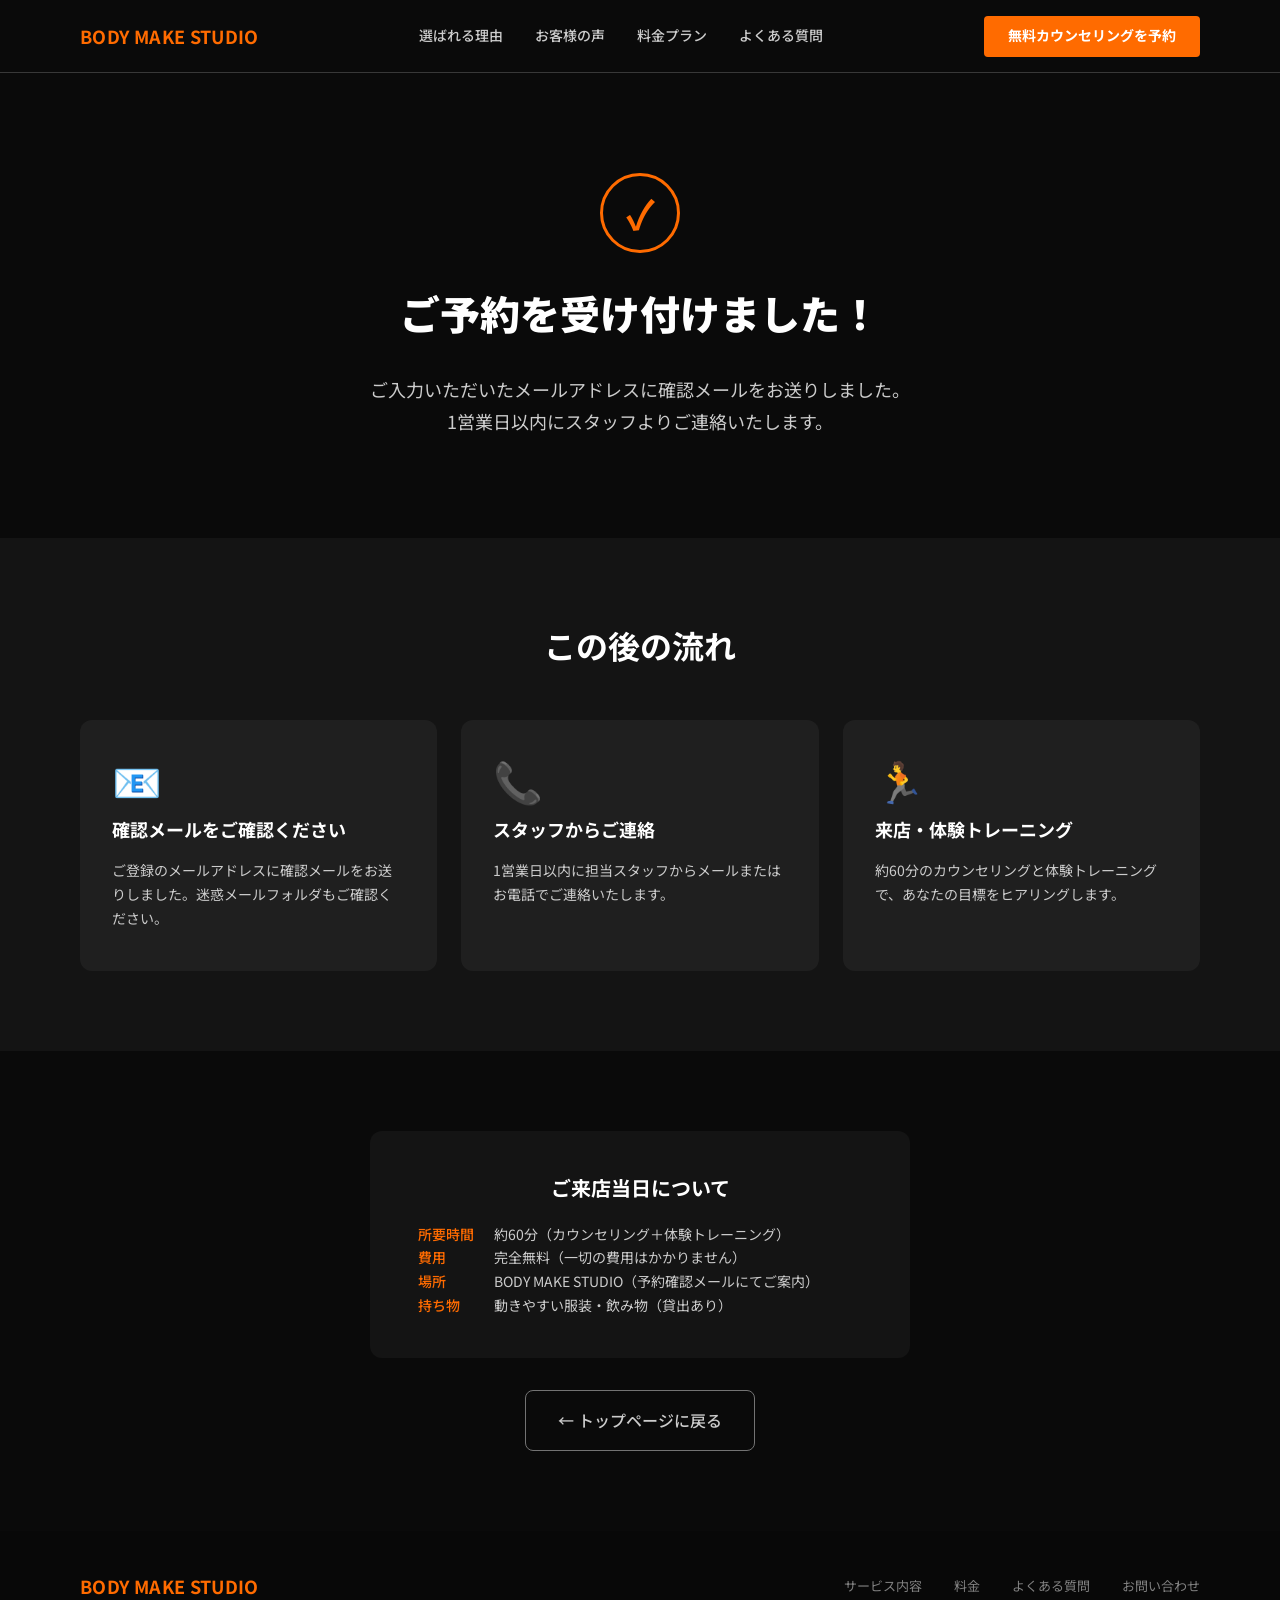
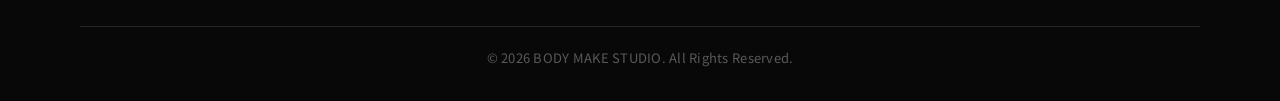
<file: thanks.html>
<!DOCTYPE html>
<html lang="ja">
<head>
  <meta charset="UTF-8">
  <meta name="viewport" content="width=device-width, initial-scale=1.0">
  <meta name="description" content="ご予約を受け付けました。1営業日以内にスタッフよりご連絡いたします。">
  <!-- noindex: サンクスページは検索エンジンにインデックスさせない -->
  <meta name="robots" content="noindex">
  <title>ご予約を受け付けました｜BODY MAKE STUDIO</title>
  <!-- Google Fonts: Noto Sans JP -->
  <link rel="preconnect" href="https://fonts.googleapis.com">
  <link rel="preconnect" href="https://fonts.gstatic.com" crossorigin>
  <link href="https://fonts.googleapis.com/css2?family=Noto+Sans+JP:wght@400;500;700;900&display=swap" rel="stylesheet">
  <link rel="stylesheet" href="css/reset.css">
  <link rel="stylesheet" href="css/style.css">
</head>
<body>

  <!-- ==============================================================
       ヘッダー（全ページ共通構造）
       ============================================================== -->
  <header class="header">
    <div class="header__inner">
      <a href="index.html" class="header__logo">BODY MAKE STUDIO</a>
      <nav class="header__nav" aria-label="グローバルナビゲーション">
        <ul class="header__nav-list">
          <li><a href="index.html#reason" class="header__nav-link">選ばれる理由</a></li>
          <li><a href="index.html#voice" class="header__nav-link">お客様の声</a></li>
          <li><a href="index.html#pricing" class="header__nav-link">料金プラン</a></li>
          <li><a href="index.html#faq" class="header__nav-link">よくある質問</a></li>
        </ul>
      </nav>
      <a href="counseling.html" class="header__cta">無料カウンセリングを予約</a>
      <button type="button" class="header__menu-btn js-menu-btn" aria-label="メニューを開く" aria-expanded="false" aria-controls="drawerMenu">
        <span></span><span></span><span></span>
      </button>
    </div>
    <div class="header__drawer js-drawer" id="drawerMenu">
      <ul class="header__drawer-list">
        <li><a href="index.html#reason" class="header__drawer-link">選ばれる理由</a></li>
        <li><a href="index.html#voice" class="header__drawer-link">お客様の声</a></li>
        <li><a href="index.html#pricing" class="header__drawer-link">料金プラン</a></li>
        <li><a href="index.html#faq" class="header__drawer-link">よくある質問</a></li>
        <li><a href="news.html" class="header__drawer-link">お知らせ</a></li>
      </ul>
    </div>
  </header>

  <main>

    <!-- ==============================================================
         予約完了メッセージ
         フォーム送信後にリダイレクトされるページ。
         ============================================================== -->
    <section class="thanks-success">
      <div class="thanks-success__inner">
        <!-- ✓ アイコン（円形のボーダーに囲まれたチェックマーク） -->
        <span class="thanks-success__check" aria-hidden="true">✓</span>
        <h1 class="thanks-success__title">ご予約を受け付けました！</h1>
        <p class="thanks-success__lead">ご入力いただいたメールアドレスに確認メールをお送りしました。<br>1営業日以内にスタッフよりご連絡いたします。</p>
      </div>
    </section>

    <!-- ==============================================================
         この後の流れ（3ステップ）
         ============================================================== -->
    <section class="thanks-next">
      <div class="thanks-next__inner">
        <h2 class="thanks-next__title">この後の流れ</h2>
        <ul class="thanks-next__list">
          <li class="thanks-next__card">
            <span class="thanks-next__icon" aria-hidden="true">📧</span>
            <h3 class="thanks-next__card-title">確認メールをご確認ください</h3>
            <p class="thanks-next__card-text">ご登録のメールアドレスに確認メールをお送りしました。迷惑メールフォルダもご確認ください。</p>
          </li>
          <li class="thanks-next__card">
            <span class="thanks-next__icon" aria-hidden="true">📞</span>
            <h3 class="thanks-next__card-title">スタッフからご連絡</h3>
            <p class="thanks-next__card-text">1営業日以内に担当スタッフからメールまたはお電話でご連絡いたします。</p>
          </li>
          <li class="thanks-next__card">
            <span class="thanks-next__icon" aria-hidden="true">🏃</span>
            <h3 class="thanks-next__card-title">来店・体験トレーニング</h3>
            <p class="thanks-next__card-text">約60分のカウンセリングと体験トレーニングで、あなたの目標をヒアリングします。</p>
          </li>
        </ul>
      </div>
    </section>

    <!-- ==============================================================
         ご来店当日の案内カード
         dl 要素で「ラベル: 値」形式の店舗情報を構造化している。
         ============================================================== -->
    <section class="thanks-info">
      <div class="thanks-info__inner">
        <div class="thanks-info__card">
          <h2 class="thanks-info__title">ご来店当日について</h2>
          <dl>
            <div class="thanks-info__row">
              <dt class="thanks-info__row-label">所要時間</dt>
              <dd class="thanks-info__row-text">約60分（カウンセリング＋体験トレーニング）</dd>
            </div>
            <div class="thanks-info__row">
              <dt class="thanks-info__row-label">費用</dt>
              <dd class="thanks-info__row-text">完全無料（一切の費用はかかりません）</dd>
            </div>
            <div class="thanks-info__row">
              <dt class="thanks-info__row-label">場所</dt>
              <dd class="thanks-info__row-text">BODY MAKE STUDIO（予約確認メールにてご案内）</dd>
            </div>
            <div class="thanks-info__row">
              <dt class="thanks-info__row-label">持ち物</dt>
              <dd class="thanks-info__row-text">動きやすい服装・飲み物（貸出あり）</dd>
            </div>
          </dl>
        </div>
        <a href="index.html" class="thanks-info__back">← トップページに戻る</a>
      </div>
    </section>

  </main>

  <!-- ==============================================================
       フッター
       ============================================================== -->
  <footer class="footer">
    <div class="footer__inner">
      <div class="footer__top">
        <a href="index.html" class="footer__logo">BODY MAKE STUDIO</a>
        <nav aria-label="フッターナビゲーション">
          <ul class="footer__nav-list">
            <li><a href="index.html#reason" class="footer__nav-link">サービス内容</a></li>
            <li><a href="index.html#pricing" class="footer__nav-link">料金</a></li>
            <li><a href="index.html#faq" class="footer__nav-link">よくある質問</a></li>
            <li><a href="#" class="footer__nav-link">お問い合わせ</a></li>
          </ul>
        </nav>
      </div>
      <div class="footer__divider"></div>
      <p class="footer__copyright">© 2026 BODY MAKE STUDIO. All Rights Reserved.</p>
    </div>
  </footer>

  <script src="js/main.js"></script>
</body>
</html>
</file>
<file: css/style.css>
@charset "UTF-8";

/* ============================================================
   BODY MAKE STUDIO LP - 共通スタイルシート
   全ページで読み込まれる。モバイルファーストで記述し、
   768px 以上を @media (min-width: 768px) で上書きする。
   ============================================================ */

/* ===== CSS カスタムプロパティ（変数） ===== */
:root {
  /* 背景色: bg-base が最も暗いベース。セクションごとに微妙に差をつけてメリハリを出す */
  --bg-base: #0d0d0d;
  --bg-darker: #0a0a0a;
  --bg-deepest: #080808;
  --bg-section-1: #121212;
  --bg-section-2: #0e0e0e;
  --bg-section-3: #181818;
  --bg-section-4: #141414;
  --bg-card: #1a1a1a;       /* カード背景 */
  --bg-card-2: #1c1c1c;
  --bg-card-3: #1f1f1f;
  --bg-input: #1f1f1f;      /* フォーム入力欄の背景 */
  --bg-chip: #212121;       /* タグ・チップの背景 */
  --bg-chip-2: #2e2e2e;

  /* アクセントカラー: オレンジ系。透明度違いも用意してバッジ背景などに使う */
  --accent: #ff6b00;
  --accent-light: #ff9433;
  --accent-amber: #ffa640;
  --accent-amber-2: #ffa633;
  --accent-warm: #ffb240;
  --accent-bg-15: rgba(255, 107, 0, 0.15); /* 薄い背景用 */
  --accent-bg-20: rgba(255, 107, 0, 0.2);
  --accent-bg-50: rgba(255, 107, 0, 0.5);  /* ボーダー用 */

  /* テキスト色: white → muted の順に暗くなる */
  --text-white: #ffffff;
  --text-light: #ccc;
  --text-light-2: #d9d9d9;
  --text-medium: #b3b3b3;
  --text-medium-2: #a6a6a6;
  --text-medium-3: #bfbfbf;
  --text-mid: #999;         /* 補足テキストなど中程度の暗さ */
  --text-dim: #808080;
  --text-dim-2: #737373;
  --text-muted: #595959;    /* コピーライトなど最も目立たせない文字 */
  --text-muted-2: #666;

  /* ボーダー・区切り線 */
  --border-light: #333;
  --border-mid: #383838;
  --border-dark: #404040;
  --border-input: #4d4d4d;  /* フォーム入力欄のボーダー */
  --divider: #2e2e2e;
  --divider-2: #262626;
  --divider-3: #474747;

  /* その他の色 */
  --chip-green: #59d973;    /* 特徴タグの緑 */
  --color-star: #ffbf00;    /* 星評価の黄色 */
  --color-blue: #39f;       /* お知らせカテゴリーの青 */
  --color-green: #4dcc73;   /* お知らせカテゴリーの緑 */
  --color-blue-bg: rgba(51, 153, 255, 0.2);
  --color-green-bg: rgba(77, 204, 115, 0.2);

  /* レイアウト */
  --max-width: 1440px;            /* コンテンツの最大幅 */
  --container-padding-pc: 80px;   /* PC時の左右余白 */
  --container-padding-sp: 20px;   /* SP時の左右余白 */

  /* フォント: 日本語を優先しつつ OS のシステムフォントにフォールバック */
  --font-base: "Noto Sans JP", "Hiragino Sans", "Hiragino Kaku Gothic ProN", "Yu Gothic", Meiryo, sans-serif;
}

/* ===== ベーススタイル ===== */
html {
  font-size: 62.5%; /* 1rem = 10px にして rem 計算を楽にする（例: 1.6rem = 16px） */
  scroll-behavior: smooth; /* アンカーリンクでのスムーズスクロール */
}

body {
  font-family: var(--font-base);
  font-size: 1.4rem;
  line-height: 1.7;
  color: var(--text-white);
  background-color: var(--bg-base);
  -webkit-font-smoothing: antialiased;  /* macOS でフォントを滑らかにレンダリング */
  -moz-osx-font-smoothing: grayscale;
  overflow-x: hidden; /* 横スクロールを防ぐ */
}

/* 全画像を幅いっぱいに表示し、はみ出た部分はトリミング */
img {
  width: 100%;
  object-fit: cover;
}

/* リンクのホバー時にトランジションを適用（色・透明度・背景色） */
a {
  transition: opacity 0.2s ease, color 0.2s ease, background-color 0.2s ease;
}

a:hover {
  opacity: 0.85;
}

/* ============================================================
   ヘッダー
   スクロール時も画面上部に固定（sticky）。
   SP ではハンバーガーメニュー、PC ではナビを横並びで表示する。
   ============================================================ */
.header {
  position: sticky; /* スクロールしても上部に固定 */
  top: 0;
  z-index: 100; /* 他のコンテンツより手前に表示 */
  width: 100%;
  background-color: var(--bg-darker);
  border-bottom: 1px solid var(--border-mid);
}

.header__inner {
  max-width: var(--max-width);
  margin: 0 auto;
  display: flex;
  align-items: center;
  justify-content: space-between;
  height: 64px;
  padding: 0 var(--container-padding-sp);
}

.header__logo {
  font-size: 1.6rem;
  font-weight: 700;
  color: var(--accent);
  letter-spacing: 0.02em;
}

.header__nav {
  display: none;
}

.header__nav-list {
  display: flex;
  gap: 32px;
  align-items: center;
}

.header__nav-link {
  font-size: 1.4rem;
  font-weight: 500;
  color: var(--text-light);
}

.header__nav-link:hover {
  color: var(--accent);
}

.header__cta {
  display: inline-flex;
  align-items: center;
  justify-content: center;
  height: 41px;
  padding: 0 18px;
  font-size: 1.3rem;
  font-weight: 700;
  color: var(--text-white);
  background-color: var(--accent);
  border-radius: 4px;
  white-space: nowrap;
}

.header__cta:hover {
  opacity: 0.9;
}

/* ハンバーガーボタン（SP のみ表示、PC では display: none） */
.header__menu-btn {
  display: inline-flex;
  flex-direction: column;
  justify-content: center;
  align-items: center;
  width: 36px;
  height: 36px;
  gap: 5px;
  margin-left: 8px;
}

.header__menu-btn span {
  display: block;
  width: 22px;
  height: 2px;
  background-color: var(--text-white);
  transition: transform 0.25s ease, opacity 0.2s ease;
}

/* is-active 時: 3本線を ✕ 型に変形するアニメーション */
.header__menu-btn.is-active span:nth-child(1) {
  transform: translateY(7px) rotate(45deg);
}
.header__menu-btn.is-active span:nth-child(2) {
  opacity: 0; /* 中央の線を消す */
}
.header__menu-btn.is-active span:nth-child(3) {
  transform: translateY(-7px) rotate(-45deg);
}

/* ドロワーメニュー本体: 初期は非表示で JS が .is-open を付けると開く */
.header__drawer {
  display: none;
  position: absolute; /* ヘッダー直下に重ねて表示 */
  top: 100%;
  left: 0;
  width: 100%;
  background-color: var(--bg-darker);
  border-top: 1px solid var(--border-mid);
  padding: 16px 20px 24px;
}

.header__drawer.is-open {
  display: block;
}

.header__drawer-list {
  display: flex;
  flex-direction: column;
  gap: 4px;
}

.header__drawer-link {
  display: block;
  padding: 14px 8px;
  font-size: 1.5rem;
  font-weight: 500;
  color: var(--text-light);
  border-bottom: 1px solid var(--divider);
}

@media (min-width: 768px) {
  .header__inner {
    height: 72px;
    padding: 0 var(--container-padding-pc);
  }

  .header__logo {
    font-size: 1.8rem;
  }

  .header__nav {
    display: block;
  }

  .header__cta {
    height: 41px;
    padding: 0 24px;
    font-size: 1.4rem;
  }

  .header__menu-btn {
    display: none;
  }
}

/* ============================================================
   フッター
   ============================================================ */
.footer {
  background-color: var(--bg-deepest);
  padding: 32px 0 24px;
}

.footer__inner {
  max-width: var(--max-width);
  margin: 0 auto;
  padding: 0 var(--container-padding-sp);
}

.footer__top {
  display: flex;
  flex-direction: column;
  gap: 20px;
  align-items: center;
  text-align: center;
}

.footer__logo {
  font-size: 1.8rem;
  font-weight: 700;
  color: var(--accent);
  letter-spacing: 0.02em;
}

.footer__nav-list {
  display: flex;
  flex-wrap: wrap;
  justify-content: center;
  gap: 16px 24px;
}

.footer__nav-link {
  font-size: 1.3rem;
  color: var(--text-dim);
}

.footer__nav-link:hover {
  color: var(--accent);
}

.footer__divider {
  height: 1px;
  background-color: var(--divider-2);
  margin: 24px 0 20px;
}

.footer__copyright {
  font-size: 1.2rem;
  color: var(--text-muted);
  text-align: center;
  letter-spacing: 0.02em;
}

@media (min-width: 768px) {
  .footer {
    padding: 40px 0 32px;
  }

  .footer__inner {
    padding: 0 var(--container-padding-pc);
  }

  .footer__top {
    flex-direction: row;
    justify-content: space-between;
    text-align: left;
  }

  .footer__nav-list {
    gap: 32px;
  }

  .footer__copyright {
    font-size: 1.3rem;
  }
}

/* ============================================================
   共通ボタン (.c-btn)
   サイズは --primary（塗り）/ --outline（枠線）の2種類。
   大きさは --lg / --xl で上書きする。
   ============================================================ */
.c-btn {
  display: inline-flex;
  align-items: center;
  justify-content: center;
  gap: 8px;
  font-family: inherit;
  font-weight: 700;
  text-align: center;
  border-radius: 6px;
  padding: 18px 32px;
  font-size: 1.5rem;
  line-height: 1;
  white-space: nowrap;
  cursor: pointer;
  transition: opacity 0.2s ease, transform 0.2s ease;
}

.c-btn:hover {
  opacity: 0.9;
  transform: translateY(-1px);
}

.c-btn--primary {
  background-color: var(--accent);
  color: var(--text-white);
}

.c-btn--outline {
  background-color: transparent;
  color: var(--text-medium-3);
  border: 1px solid var(--text-mid);
}

.c-btn--lg {
  font-size: 1.6rem;
  padding: 20px 40px;
}

.c-btn--xl {
  font-size: 1.8rem;
  padding: 22px 48px;
}

@media (min-width: 768px) {
  .c-btn--xl {
    font-size: 2rem;
    padding: 24px 64px;
  }
}

/* ===== 共通セクション見出し (.c-heading) ===== */
.c-heading {
  display: flex;
  flex-direction: column;
  align-items: center;
  gap: 16px;
  text-align: center;
}

.c-heading__label {
  display: inline-flex;
  align-items: center;
  gap: 12px;
  font-size: 1.2rem;
  font-weight: 700;
  color: var(--accent);
  letter-spacing: 2px;
}

/* ラベルテキストの左右に横線を装飾として追加 */
.c-heading__label::before,
.c-heading__label::after {
  content: "";
  width: 40px;
  height: 2px;
  background-color: var(--accent);
}

.c-heading__title {
  font-size: 2.6rem;
  font-weight: 900;
  color: var(--text-white);
  line-height: 1.4;
}

.c-heading__sub {
  font-size: 1.4rem;
  color: var(--text-mid);
  line-height: 1.6;
}

@media (min-width: 768px) {
  .c-heading__title {
    font-size: 4rem;
    line-height: 1.3;
    white-space: nowrap;
  }

  .c-heading__sub {
    font-size: 1.8rem;
  }
}

/* ===== セクション共通の上下余白 (.l-section) ===== */
.l-section {
  padding: 64px 0;
}

@media (min-width: 768px) {
  .l-section {
    padding: 100px 0;
  }
}

/* ============================================================
   トップページ: ヒーロー（ファーストビュー）
   SP: テキストが下・画像が上の縦並び（order で制御）。
   PC: テキスト左・画像右の横並び（flex-direction: row）。
   ============================================================ */
.hero {
  position: relative;
  background-color: var(--bg-base);
}

.hero__inner {
  max-width: var(--max-width);
  margin: 0 auto;
  display: flex;
  flex-direction: column;
}

/* SP では order: 2 で画像の下にテキストを配置 */
.hero__content {
  display: flex;
  flex-direction: column;
  gap: 20px;
  padding: 40px var(--container-padding-sp);
  order: 2;
}

.hero__badge {
  display: inline-flex;
  align-items: center;
  align-self: flex-start;
  padding: 8px 16px;
  font-size: 1.1rem;
  font-weight: 700;
  color: var(--accent-amber);
  background-color: var(--accent-bg-15);
  border: 1px solid var(--accent-light);
  border-radius: 100px;
}

.hero__title {
  font-size: 3.2rem;
  font-weight: 900;
  line-height: 1.3;
  color: var(--text-white);
}

.hero__lead {
  font-size: 1.5rem;
  line-height: 1.6;
  color: var(--text-medium-2);
}

.hero__features {
  display: flex;
  flex-wrap: wrap;
  gap: 8px;
}

.hero__feature {
  display: inline-flex;
  align-items: center;
  padding: 6px 14px;
  font-size: 1.2rem;
  font-weight: 500;
  color: var(--chip-green);
  background-color: var(--bg-chip);
  border-radius: 4px;
}

.hero__cta {
  align-self: flex-start;
  margin-top: 8px;
}

.hero__note {
  font-size: 1.2rem;
  color: var(--text-medium-2);
}

/* SP では order: 1 で画像を上に配置 */
.hero__image {
  position: relative;
  aspect-ratio: 4 / 3;
  overflow: hidden;
  order: 1;
}

.hero__image img {
  width: 100%;
  height: 100%;
  object-fit: cover;
}

/* 画像上部と下部に暗いグラデーションをかけてテキストを読みやすくする */
.hero__image::before {
  content: "";
  position: absolute;
  inset: 0;
  background: linear-gradient(to bottom, rgba(0, 0, 0, 0.45) 0%, rgba(0, 0, 0, 0) 50%, rgba(0, 0, 0, 0.2) 100%);
  z-index: 1;
}

@media (min-width: 768px) {
  .hero__inner {
    flex-direction: row;
    align-items: center;
    justify-content: flex-start;
    max-width: none;
    margin: 0;
    padding-left: max(var(--container-padding-pc), calc((100vw - var(--max-width)) / 2 + var(--container-padding-pc)));
    padding-right: 0;
    min-height: 760px;
  }

  .hero__content {
    flex: 0 0 620px;
    order: 1;
    gap: 24px;
    padding: 0;
  }

  .hero__badge {
    font-size: 1.2rem;
  }

  .hero__title {
    font-size: 6rem;
    line-height: 1.3;
  }

  .hero__lead {
    font-size: 2rem;
    line-height: 1.6;
  }

  .hero__features {
    gap: 12px;
  }

  .hero__feature {
    font-size: 1.3rem;
    padding: 8px 14px;
  }

  .hero__note {
    font-size: 1.3rem;
  }

  .hero__image {
    flex: 1 1 0;
    min-width: 0;
    height: 760px;
    aspect-ratio: auto;
    order: 2;
  }

  /* PC: 画像の左端にグラデーションをかけてテキストとの境界を自然につなぐ */
  .hero__image::after {
    content: "";
    position: absolute;
    inset: 0 auto 0 0;
    width: 220px;
    background: linear-gradient(to right, var(--bg-base) 0%, var(--bg-base) 25%, rgba(13, 13, 13, 0) 100%);
    z-index: 1;
  }
}

/* ============================================================
   お知らせ（トップページのプレビュー表示）
   ============================================================ */
.news {
  background-color: var(--bg-section-3);
  padding: 56px 0;
}

.news__inner {
  max-width: var(--max-width);
  margin: 0 auto;
  padding: 0 var(--container-padding-sp);
}

.news__heading {
  margin-bottom: 32px;
}

.news__list {
  display: flex;
  flex-direction: column;
}

.news__item {
  display: flex;
  flex-direction: column;
  gap: 8px;
  padding: 16px 12px;
  border-bottom: 1px solid var(--divider-3);
  border-radius: 4px;
  transition: background-color 0.2s ease;
}

.news__item:hover {
  background-color: var(--bg-chip-2);
}

.news__meta {
  display: flex;
  align-items: center;
  gap: 12px;
}

.news__date {
  font-size: 1.2rem;
  color: var(--text-medium-2);
}

.news__category {
  display: inline-flex;
  align-items: center;
  justify-content: center;
  padding: 3px 10px;
  font-size: 1rem;
  font-weight: 500;
  border-radius: 12px;
}

.news__category--campaign {
  color: var(--accent);
  background-color: var(--accent-bg-20);
}

.news__category--info {
  color: var(--color-blue);
  background-color: var(--color-blue-bg);
}

.news__category--new {
  color: var(--color-green);
  background-color: var(--color-green-bg);
}

.news__title {
  font-size: 1.4rem;
  font-weight: 500;
  color: var(--text-white);
  line-height: 1.5;
}

.news__more {
  display: block;
  margin-top: 24px;
  font-size: 1.4rem;
  font-weight: 500;
  color: var(--accent);
  text-align: center;
}

@media (min-width: 768px) {
  .news {
    padding: 80px 0;
  }

  .news__inner {
    padding: 0 200px;
  }

  .news__heading {
    margin-bottom: 48px;
  }

  .news__item {
    flex-direction: row;
    align-items: center;
    gap: 20px;
    padding: 18px 24px;
  }

  .news__meta {
    flex: 0 0 auto;
    gap: 16px;
  }

  .news__date {
    font-size: 1.3rem;
  }

  .news__category {
    width: 88px;
    padding: 4px 0;
    font-size: 1.1rem;
  }

  .news__title {
    font-size: 1.5rem;
  }
}

/* ============================================================
   悩み訴求セクション
   ============================================================ */
.pain {
  background-color: var(--bg-section-1);
}

.pain__inner {
  max-width: var(--max-width);
  margin: 0 auto;
  padding: 0 var(--container-padding-sp);
  display: flex;
  flex-direction: column;
  align-items: center;
  gap: 40px;
}

.pain__grid {
  display: grid;
  grid-template-columns: 1fr;
  gap: 16px;
  width: 100%;
}

.pain__card {
  display: flex;
  flex-direction: column;
  gap: 16px;
  padding: 28px 24px;
  background-color: var(--bg-card-2);
  border: 1px solid var(--border-light);
  border-radius: 12px;
}

.pain__icon {
  display: inline-flex;
  align-items: center;
  justify-content: center;
  align-self: flex-start;
  padding: 10px 16px;
  font-size: 2.4rem;
  background-color: var(--accent-bg-15);
  border-radius: 50px;
  line-height: 1;
}

.pain__title {
  font-size: 1.5rem;
  font-weight: 700;
  color: var(--text-white);
}

.pain__text {
  font-size: 1.3rem;
  line-height: 1.7;
  color: var(--text-mid);
}

.pain__cta {
  display: flex;
  flex-direction: column;
  align-items: center;
  gap: 12px;
}

.pain__cta-note {
  font-size: 1.2rem;
  color: var(--text-dim);
}

@media (min-width: 768px) {
  .pain__inner {
    gap: 60px;
    padding: 0 var(--container-padding-pc);
  }

  .pain__grid {
    grid-template-columns: repeat(4, 1fr);
    gap: 24px;
  }

  .pain__card {
    padding: 36px 32px;
    min-height: 200px;
  }

  .pain__title {
    font-size: 1.6rem;
  }

  .pain__text {
    font-size: 1.4rem;
  }

  .pain__cta-note {
    font-size: 1.3rem;
  }
}

/* ============================================================
   選ばれる理由セクション
   ============================================================ */
.reason {
  background-color: var(--bg-section-2);
}

.reason__inner {
  max-width: var(--max-width);
  margin: 0 auto;
  padding: 0 var(--container-padding-sp);
  display: flex;
  flex-direction: column;
  align-items: center;
  gap: 40px;
}

.reason__grid {
  display: grid;
  grid-template-columns: 1fr;
  gap: 16px;
  width: 100%;
}

.reason__card {
  display: flex;
  flex-direction: column;
  gap: 16px;
  padding: 28px 24px;
  background-color: var(--bg-card);
  border: 1px solid var(--border-light);
  border-radius: 12px;
}

.reason__num {
  display: inline-flex;
  align-self: flex-start;
  padding: 5px 12px;
  font-size: 1.3rem;
  font-weight: 700;
  color: var(--text-white);
  background-color: var(--accent);
  border-radius: 4px;
}

.reason__title {
  font-size: 1.6rem;
  font-weight: 700;
  color: var(--text-white);
}

.reason__text {
  font-size: 1.3rem;
  line-height: 1.7;
  color: var(--text-mid);
}

.reason__photos {
  display: grid;
  grid-template-columns: 1fr;
  gap: 16px;
  width: 100%;
}

.reason__photo {
  position: relative;
  height: 200px;
  border-radius: 12px;
  overflow: hidden;
}

.reason__photo img {
  width: 100%;
  height: 100%;
  object-fit: cover;
}

/* 写真下部にグラデーションをかけてラベルテキストを読みやすくする */
.reason__photo::after {
  content: "";
  position: absolute;
  left: 0;
  bottom: 0;
  width: 100%;
  height: 100px;
  background: linear-gradient(to bottom, rgba(0, 0, 0, 0) 0%, rgba(0, 0, 0, 0.75) 100%);
}

.reason__photo-label {
  position: absolute;
  left: 20px;
  bottom: 16px;
  display: flex;
  align-items: center;
  gap: 8px;
  z-index: 1;
}

.reason__photo-label::before {
  content: "";
  width: 6px;
  height: 6px;
  border-radius: 50%;
  background-color: var(--accent);
}

.reason__photo-label-text {
  font-size: 1.3rem;
  font-weight: 700;
  color: var(--text-white);
}

.reason__cta {
  display: flex;
  flex-direction: column;
  align-items: center;
  gap: 12px;
}

.reason__cta-note {
  font-size: 1.2rem;
  font-weight: 700;
  color: var(--accent-amber-2);
  text-align: center;
}

@media (min-width: 768px) {
  .reason__inner {
    gap: 64px;
    padding: 0 var(--container-padding-pc);
  }

  .reason__grid {
    grid-template-columns: repeat(3, 1fr);
    gap: 24px;
  }

  .reason__grid--2col {
    grid-template-columns: repeat(2, 1fr);
  }

  .reason__card {
    padding: 36px;
    min-height: 200px;
  }

  .reason__title {
    font-size: 1.8rem;
  }

  .reason__text {
    font-size: 1.4rem;
  }

  .reason__photos {
    grid-template-columns: repeat(3, 1fr);
  }

  .reason__photo {
    height: 300px;
  }

  .reason__photo-label-text {
    font-size: 1.4rem;
  }

  .reason__cta-note {
    font-size: 1.3rem;
  }
}

/* ============================================================
   ビフォーアフターセクション
   ============================================================ */
.ba {
  background-color: var(--bg-section-1);
}

.ba__inner {
  max-width: var(--max-width);
  margin: 0 auto;
  padding: 0 var(--container-padding-sp);
  display: flex;
  flex-direction: column;
  align-items: center;
  gap: 40px;
}

.ba__grid {
  display: grid;
  grid-template-columns: 1fr;
  gap: 32px;
  width: 100%;
}

.ba__item {
  display: flex;
  flex-direction: column;
  gap: 16px;
}

.ba__pair {
  display: grid;
  grid-template-columns: 1fr 1fr;
  gap: 4px;
}

.ba__col {
  display: flex;
  flex-direction: column;
  align-items: center;
  gap: 8px;
}

.ba__label {
  display: inline-flex;
  align-items: center;
  justify-content: center;
  padding: 4px 12px;
  font-size: 1.1rem;
  font-weight: 700;
  border-radius: 4px;
}

.ba__label--before {
  background-color: var(--border-dark);
  color: var(--text-medium);
}

.ba__label--after {
  background-color: var(--accent);
  color: var(--text-white);
}

.ba__photo {
  width: 100%;
  aspect-ratio: 196 / 260;
  background-color: var(--bg-chip-2);
  overflow: hidden;
}

.ba__photo img {
  width: 100%;
  height: 100%;
  object-fit: cover;
}

.ba__meta {
  font-size: 1.3rem;
  color: var(--text-mid);
}

.ba__result {
  display: flex;
  align-items: baseline;
  gap: 16px;
}

.ba__weight {
  font-size: 2.4rem;
  font-weight: 900;
  color: var(--accent);
  line-height: 1;
}

.ba__fat {
  font-size: 1.3rem;
  font-weight: 500;
  color: var(--text-medium);
}

@media (min-width: 768px) {
  .ba__inner {
    gap: 60px;
    padding: 0 var(--container-padding-pc);
  }

  .ba__grid {
    grid-template-columns: repeat(3, 1fr);
    gap: 32px;
  }

  .ba__weight {
    font-size: 2.8rem;
  }

  .ba__meta {
    font-size: 1.3rem;
  }

  .ba__fat {
    font-size: 1.4rem;
  }
}

/* ============================================================
   お客様の声セクション
   ============================================================ */
.voice {
  background-color: var(--bg-section-2);
}

.voice__inner {
  max-width: var(--max-width);
  margin: 0 auto;
  padding: 0 var(--container-padding-sp);
  display: flex;
  flex-direction: column;
  align-items: center;
  gap: 40px;
}

.voice__grid {
  display: grid;
  grid-template-columns: 1fr;
  gap: 16px;
  width: 100%;
}

.voice__card {
  display: flex;
  flex-direction: column;
  gap: 18px;
  padding: 28px 24px;
  background-color: var(--bg-card);
  border: 1px solid var(--border-light);
  border-radius: 12px;
}

.voice__stars {
  display: flex;
  gap: 4px;
  color: var(--color-star);
  font-size: 1.4rem;
  letter-spacing: 0.1em;
}

.voice__text {
  font-size: 1.3rem;
  line-height: 1.75;
  color: var(--text-light-2);
}

.voice__badge {
  display: inline-flex;
  align-self: flex-start;
  padding: 5px 12px;
  font-size: 1.1rem;
  font-weight: 700;
  color: var(--accent-light);
  background-color: var(--accent-bg-15);
  border: 1px solid var(--accent-bg-50);
  border-radius: 4px;
}

.voice__person {
  display: flex;
  align-items: center;
  gap: 12px;
}

.voice__avatar {
  width: 40px;
  height: 40px;
  border-radius: 50%;
  overflow: hidden;
  flex-shrink: 0;
}

.voice__avatar img {
  width: 100%;
  height: 100%;
  object-fit: cover;
}

.voice__name {
  font-size: 1.3rem;
  font-weight: 700;
  color: var(--text-white);
}

.voice__profile {
  font-size: 1.2rem;
  color: var(--text-dim);
}

@media (min-width: 768px) {
  .voice__inner {
    gap: 60px;
    padding: 0 var(--container-padding-pc);
  }

  .voice__grid {
    grid-template-columns: repeat(3, 1fr);
    gap: 24px;
  }

  .voice__card {
    padding: 32px;
    gap: 20px;
  }

  .voice__text {
    font-size: 1.4rem;
  }

  .voice__name {
    font-size: 1.4rem;
  }
}

/* ============================================================
   トレーナー紹介セクション
   ============================================================ */
.trainer {
  background-color: var(--bg-section-1);
}

.trainer__inner {
  max-width: var(--max-width);
  margin: 0 auto;
  padding: 0 var(--container-padding-sp);
  display: flex;
  flex-direction: column;
  gap: 32px;
  align-items: center;
}

.trainer__photo-wrap {
  display: flex;
  flex-direction: column;
  align-items: center;
  gap: 16px;
  width: 100%;
}

.trainer__photo {
  width: 100%;
  max-width: 400px;
  aspect-ratio: 400 / 480;
  border-radius: 16px;
  overflow: hidden;
  background-color: var(--bg-chip);
}

.trainer__photo img {
  width: 100%;
  height: 100%;
  object-fit: cover;
}

.trainer__cert {
  display: inline-flex;
  align-items: center;
  padding: 8px 16px;
  font-size: 1.2rem;
  font-weight: 700;
  color: var(--text-white);
  background-color: var(--accent);
  border-radius: 100px;
}

.trainer__body {
  display: flex;
  flex-direction: column;
  gap: 18px;
}

.trainer__title {
  font-size: 2.6rem;
  font-weight: 900;
  line-height: 1.3;
  color: var(--text-white);
}

.trainer__name {
  font-size: 1.6rem;
  font-weight: 700;
  color: var(--accent);
}

.trainer__desc {
  font-size: 1.4rem;
  line-height: 1.8;
  color: var(--text-medium);
}

.trainer__certs {
  display: flex;
  flex-wrap: wrap;
  gap: 12px;
}

.trainer__cert-chip {
  display: inline-flex;
  align-items: center;
  padding: 7px 14px;
  font-size: 1.2rem;
  font-weight: 500;
  color: var(--text-medium-3);
  background-color: var(--bg-chip-2);
  border: 1px solid var(--border-dark);
  border-radius: 4px;
}

@media (min-width: 768px) {
  .trainer__inner {
    flex-direction: row;
    gap: 80px;
    padding: 0 var(--container-padding-pc);
  }

  .trainer__photo-wrap {
    flex: 0 0 400px;
  }

  .trainer__photo {
    height: 480px;
    aspect-ratio: auto;
  }

  .trainer__body {
    flex: 1;
    gap: 24px;
    max-width: 680px;
  }

  .trainer__title {
    font-size: 4rem;
  }

  .trainer__name {
    font-size: 2rem;
  }

  .trainer__desc {
    font-size: 1.6rem;
  }

  .trainer__cert-chip {
    font-size: 1.3rem;
  }
}

/* ============================================================
   料金プランセクション
   ============================================================ */
.pricing {
  background-color: var(--bg-section-2);
}

.pricing__inner {
  max-width: var(--max-width);
  margin: 0 auto;
  padding: 0 var(--container-padding-sp);
  display: flex;
  flex-direction: column;
  align-items: center;
  gap: 40px;
}

.pricing__campaign {
  display: flex;
  align-items: center;
  gap: 12px;
  padding: 14px 20px;
  background-color: var(--accent-bg-15);
  border: 1.5px solid var(--accent);
  border-radius: 8px;
  text-align: center;
  flex-wrap: wrap;
  justify-content: center;
}

.pricing__campaign-icon {
  font-size: 1.8rem;
}

.pricing__campaign-text {
  font-size: 1.3rem;
  font-weight: 700;
  color: var(--accent-warm);
  line-height: 1.4;
}

.pricing__grid {
  display: grid;
  grid-template-columns: 1fr;
  gap: 16px;
  width: 100%;
}

.pricing__card {
  display: flex;
  flex-direction: column;
  align-items: center;
  gap: 20px;
  padding: 32px 28px;
  background-color: var(--bg-card);
  border: 1px solid var(--border-mid);
  border-radius: 16px;
  position: relative;
}

.pricing__card--popular {
  background-color: #211405;
  border: 2px solid var(--accent);
}

.pricing__badge {
  display: inline-flex;
  align-items: center;
  padding: 6px 16px;
  font-size: 1.2rem;
  font-weight: 700;
  color: var(--text-white);
  background-color: var(--accent);
  border-radius: 100px;
}

.pricing__plan-name {
  font-size: 1.9rem;
  font-weight: 700;
  color: var(--text-light);
  text-align: center;
  line-height: 1.4;
}

.pricing__card--popular .pricing__plan-name {
  color: var(--accent-amber-2);
}

.pricing__price {
  display: flex;
  align-items: baseline;
  gap: 4px;
}

.pricing__price-num {
  font-size: 4rem;
  font-weight: 900;
  color: var(--text-white);
  line-height: 1;
}

.pricing__price-unit {
  font-size: 1.3rem;
  color: var(--text-mid);
}

.pricing__divider {
  width: 100%;
  height: 1px;
  background-color: var(--border-mid);
}

.pricing__features {
  display: flex;
  flex-direction: column;
  gap: 10px;
  width: 100%;
}

.pricing__feature {
  display: flex;
  align-items: center;
  gap: 10px;
  font-size: 1.3rem;
  color: var(--text-light);
}

.pricing__feature::before {
  content: "";
  width: 6px;
  height: 6px;
  border-radius: 50%;
  background-color: var(--accent);
  flex-shrink: 0;
}

.pricing__btn {
  width: 100%;
  height: 50px;
  font-size: 1.5rem;
  font-weight: 700;
  border-radius: 6px;
  background-color: var(--bg-chip-2);
  color: var(--text-light);
  border: 1px solid var(--border-input);
  display: inline-flex;
  align-items: center;
  justify-content: center;
}

.pricing__card--popular .pricing__btn {
  background-color: var(--accent);
  color: var(--text-white);
  border: none;
}

.pricing__note {
  font-size: 1.2rem;
  color: var(--text-dim);
  text-align: center;
  line-height: 1.7;
}

@media (min-width: 768px) {
  .pricing__inner {
    gap: 60px;
    padding: 0 var(--container-padding-pc);
  }

  .pricing__campaign {
    padding: 16px 32px;
    flex-wrap: nowrap;
  }

  .pricing__campaign-text {
    font-size: 1.6rem;
  }

  .pricing__grid {
    grid-template-columns: repeat(3, 1fr);
    gap: 24px;
    align-items: stretch;
  }

  .pricing__card {
    padding: 40px 36px;
    gap: 24px;
  }

  .pricing__plan-name {
    font-size: 2.2rem;
  }

  .pricing__price-num {
    font-size: 4.8rem;
  }

  .pricing__price-unit {
    font-size: 1.4rem;
  }

  .pricing__feature {
    font-size: 1.4rem;
  }

  .pricing__btn {
    height: 54px;
    font-size: 1.6rem;
  }

  .pricing__note {
    font-size: 1.3rem;
  }
}

/* ============================================================
   FAQ（よくある質問）セクション
   アコーディオンの開閉は JS が .is-open を付与することで制御する。
   ============================================================ */
.faq {
  background-color: var(--bg-section-1);
}

.faq__inner {
  max-width: var(--max-width);
  margin: 0 auto;
  padding: 0 var(--container-padding-sp);
  display: flex;
  flex-direction: column;
  align-items: center;
  gap: 40px;
}

.faq__list {
  display: flex;
  flex-direction: column;
  gap: 12px;
  width: 100%;
}

.faq__item {
  background-color: var(--bg-card);
  border: 1px solid var(--border-light);
  border-radius: 10px;
  overflow: hidden;
}

.faq__q {
  display: flex;
  align-items: center;
  justify-content: space-between;
  gap: 16px;
  padding: 18px 20px;
  width: 100%;
  text-align: left;
  cursor: pointer;
  background-color: transparent;
  border: none;
  font: inherit;
  color: inherit;
}

.faq__q-content {
  display: flex;
  align-items: center;
  gap: 12px;
  flex: 1;
}

.faq__mark {
  display: inline-flex;
  align-items: center;
  justify-content: center;
  flex-shrink: 0;
  padding: 4px 10px;
  font-size: 1.4rem;
  font-weight: 900;
  color: var(--text-white);
  background-color: var(--accent);
  border-radius: 4px;
  line-height: 1;
}

.faq__mark--a {
  background-color: var(--border-light);
  color: var(--text-mid);
}

.faq__q-text {
  font-size: 1.4rem;
  font-weight: 700;
  color: var(--text-white);
  line-height: 1.5;
}

.faq__icon {
  position: relative;
  flex-shrink: 0;
  width: 16px;
  height: 16px;
}

/* ::before が横線、::after が縦線で + アイコンを構成する */
.faq__icon::before,
.faq__icon::after {
  content: "";
  position: absolute;
  top: 50%;
  left: 50%;
  background-color: var(--text-mid);
  transition: transform 0.25s ease;
}

.faq__icon::before {
  width: 16px;
  height: 2px;
  transform: translate(-50%, -50%);
}

.faq__icon::after {
  width: 2px;
  height: 16px;
  transform: translate(-50%, -50%);
}

/* 開いた状態では縦線を scaleY(0) で消して − アイコンにする */
.faq__item.is-open .faq__icon::after {
  transform: translate(-50%, -50%) scaleY(0);
}

/* 回答欄: 初期非表示、.is-open が付いたら flex で表示 */
.faq__a {
  display: none;
  padding: 18px 20px;
  background-color: #141414;
  border-top: 1px solid var(--divider);
}

.faq__item.is-open .faq__a {
  display: flex;
  gap: 12px;
  align-items: flex-start;
}

.faq__a-text {
  font-size: 1.3rem;
  line-height: 1.75;
  color: var(--text-medium-2);
}

.faq__cta {
  display: flex;
  flex-direction: column;
  align-items: center;
  gap: 12px;
}

.faq__cta-note {
  font-size: 1.2rem;
  color: var(--text-dim);
  text-align: center;
}

@media (min-width: 768px) {
  .faq__inner {
    gap: 48px;
    padding: 0 200px;
  }

  .faq__list {
    gap: 16px;
  }

  .faq__q {
    padding: 24px 28px;
    gap: 16px;
  }

  .faq__q-content {
    gap: 16px;
  }

  .faq__mark {
    font-size: 1.5rem;
  }

  .faq__q-text {
    font-size: 1.6rem;
  }

  .faq__a {
    padding: 24px 28px;
    gap: 16px;
  }

  .faq__a-text {
    font-size: 1.4rem;
  }

  .faq__cta-note {
    font-size: 1.3rem;
  }
}

/* ============================================================
   最終 CTA セクション
   ============================================================ */
.final {
  background: linear-gradient(to bottom, #0f0803, var(--bg-darker));
  padding: 80px 0;
}

.final__inner {
  max-width: var(--max-width);
  margin: 0 auto;
  padding: 0 var(--container-padding-sp);
  display: flex;
  flex-direction: column;
  align-items: center;
  gap: 32px;
  text-align: center;
}

.final__badge {
  display: inline-flex;
  align-items: center;
  padding: 8px 18px;
  font-size: 1.3rem;
  font-weight: 700;
  color: var(--text-white);
  background-color: var(--accent);
  border-radius: 100px;
}

.final__title {
  font-size: 2.8rem;
  font-weight: 900;
  line-height: 1.4;
  color: var(--text-white);
}

.final__lead {
  font-size: 1.5rem;
  line-height: 1.6;
  color: var(--text-medium);
}

.final__buttons {
  display: flex;
  flex-direction: column;
  align-items: center;
  gap: 16px;
  width: 100%;
}

.final__buttons .c-btn {
  width: 100%;
  max-width: 360px;
}

.final__notes {
  display: flex;
  flex-wrap: wrap;
  justify-content: center;
  gap: 24px 40px;
  margin-top: 8px;
}

.final__note {
  display: flex;
  flex-direction: column;
  align-items: center;
  gap: 6px;
  font-size: 1.3rem;
  font-weight: 500;
  color: var(--text-medium-3);
  line-height: 1.5;
  text-align: center;
}

.final__note::before {
  content: "";
  width: 8px;
  height: 8px;
  background-color: var(--accent);
  border-radius: 50%;
}

@media (min-width: 768px) {
  .final {
    padding: 120px 0;
  }

  .final__inner {
    padding: 0 var(--container-padding-pc);
    gap: 48px;
  }

  .final__title {
    font-size: 4.8rem;
  }

  .final__lead {
    font-size: 2rem;
  }

  .final__buttons {
    flex-direction: row;
    justify-content: center;
    gap: 16px;
  }

  .final__buttons .c-btn {
    width: auto;
  }

  .final__notes {
    gap: 48px;
    margin-top: 16px;
  }

  .final__note {
    font-size: 1.5rem;
  }
}

/* ============================================================
   店舗情報・アクセスセクション
   ============================================================ */
.access {
  background-color: var(--bg-section-2);
}

.access__inner {
  max-width: var(--max-width);
  margin: 0 auto;
  padding: 0 var(--container-padding-sp);
  display: flex;
  flex-direction: column;
  gap: 32px;
  align-items: stretch;
}

.access__map {
  position: relative;
  width: 100%;
  height: 280px;
  background-color: #1f1f1f;
  border: 1px solid var(--border-light);
  border-radius: 12px;
  overflow: hidden;
  background-image:
    linear-gradient(var(--bg-chip-2) 1px, transparent 1px),
    linear-gradient(90deg, var(--bg-chip-2) 1px, transparent 1px);
  background-size: 84px 84px;
}

.access__map-pin {
  position: absolute;
  top: 50%;
  left: 50%;
  width: 16px;
  height: 16px;
  background-color: var(--accent);
  border-radius: 50%;
  transform: translate(-50%, -50%);
  box-shadow: 0 0 0 6px rgba(255, 107, 0, 0.25);
}

.access__map-text {
  position: absolute;
  top: calc(50% - 30px);
  left: 50%;
  transform: translateX(-50%);
  font-size: 1.2rem;
  color: var(--text-muted-2);
  text-align: center;
  line-height: 1.5;
  white-space: nowrap;
}

.access__body {
  display: flex;
  flex-direction: column;
  gap: 24px;
}

.access__title {
  font-size: 2.4rem;
  font-weight: 900;
  color: var(--text-white);
}

.access__list {
  display: flex;
  flex-direction: column;
  gap: 16px;
}

.access__row {
  display: flex;
  align-items: flex-start;
  gap: 16px;
}

.access__row-label {
  flex: 0 0 80px;
  font-size: 1.2rem;
  font-weight: 700;
  color: var(--accent);
  padding-top: 2px;
  border-right: 1px solid var(--border-input);
  padding-right: 16px;
  line-height: 1.5;
}

.access__row-value {
  flex: 1;
  font-size: 1.3rem;
  line-height: 1.6;
  color: var(--text-light);
}

@media (min-width: 768px) {
  .access__inner {
    flex-direction: row;
    gap: 80px;
    padding: 0 var(--container-padding-pc);
    align-items: center;
  }

  .access__map {
    flex: 0 0 600px;
    height: 420px;
  }

  .access__body {
    flex: 1;
    gap: 28px;
  }

  .access__title {
    font-size: 3.6rem;
  }

  .access__list {
    gap: 20px;
  }

  .access__row-label {
    font-size: 1.3rem;
  }

  .access__row-value {
    font-size: 1.5rem;
  }
}

/* ============================================================
   カウンセリングページ (counseling.html)
   ============================================================ */
.cns-hero {
  background-color: var(--bg-darker);
}

.cns-hero__inner {
  max-width: var(--max-width);
  margin: 0 auto;
  display: flex;
  flex-direction: column;
}

.cns-hero__content {
  padding: 48px var(--container-padding-sp);
  display: flex;
  flex-direction: column;
  gap: 20px;
  order: 2;
}

.cns-hero__badge {
  align-self: flex-start;
  display: inline-flex;
  align-items: center;
  padding: 6px 16px;
  font-size: 1.2rem;
  font-weight: 500;
  color: var(--accent);
  border: 1px solid var(--accent);
  border-radius: 20px;
}

.cns-hero__title {
  font-size: 3rem;
  font-weight: 900;
  line-height: 1.4;
  color: var(--text-white);
}

.cns-hero__lead {
  font-size: 1.4rem;
  line-height: 1.75;
  color: var(--text-light);
}

.cns-hero__image {
  width: 100%;
  aspect-ratio: 720 / 555;
  background-color: #333;
  overflow: hidden;
  order: 1;
}

.cns-hero__image img {
  width: 100%;
  height: 100%;
  object-fit: cover;
}

@media (min-width: 768px) {
  .cns-hero__inner {
    flex-direction: row;
  }

  .cns-hero__content {
    flex: 1;
    padding: 80px 64px 80px var(--container-padding-pc);
    gap: 24px;
    justify-content: center;
    order: 1;
  }

  .cns-hero__badge {
    font-size: 1.3rem;
  }

  .cns-hero__title {
    font-size: 4.8rem;
    line-height: 1.4;
  }

  .cns-hero__lead {
    font-size: 1.6rem;
  }

  .cns-hero__image {
    flex: 1;
    height: 555px;
    aspect-ratio: auto;
    order: 2;
  }
}

/* カウンセリング - 安心ポイント（4つのバッジ） */
.cns-trust {
  background-color: var(--bg-section-4);
  padding: 40px 0;
}

.cns-trust__inner {
  max-width: var(--max-width);
  margin: 0 auto;
  padding: 0 var(--container-padding-sp);
}

.cns-trust__list {
  display: grid;
  grid-template-columns: repeat(2, 1fr);
  gap: 12px;
}

.cns-trust__item {
  display: flex;
  flex-direction: column;
  align-items: center;
  justify-content: center;
  gap: 12px;
  padding: 20px 16px;
  text-align: center;
  background-color: var(--bg-card-3);
  border-radius: 8px;
}

.cns-trust__icon {
  font-size: 2.8rem;
  line-height: 1;
}

.cns-trust__text {
  font-size: 1.3rem;
  font-weight: 500;
  line-height: 1.5;
  color: var(--text-white);
}

@media (min-width: 768px) {
  .cns-trust {
    padding: 56px 0;
  }

  .cns-trust__inner {
    padding: 0 var(--container-padding-pc);
  }

  .cns-trust__list {
    grid-template-columns: repeat(4, 1fr);
    gap: 24px;
  }

  .cns-trust__item {
    gap: 16px;
    padding: 32px;
  }

  .cns-trust__icon {
    font-size: 3.6rem;
  }

  .cns-trust__text {
    font-size: 1.6rem;
  }
}

/* カウンセリング - 来店までの流れ（ステップ） */
.cns-steps {
  background-color: var(--bg-darker);
  padding: 56px 0;
}

.cns-steps__inner {
  max-width: var(--max-width);
  margin: 0 auto;
  padding: 0 var(--container-padding-sp);
}

.cns-steps__title {
  font-size: 2.2rem;
  font-weight: 700;
  color: var(--text-white);
  text-align: center;
  margin-bottom: 32px;
}

.cns-steps__list {
  display: flex;
  flex-direction: column;
  gap: 12px;
}

.cns-steps__item {
  display: flex;
  flex-direction: column;
  gap: 12px;
  padding: 24px;
  background-color: var(--bg-section-4);
  border-radius: 8px;
  position: relative;
}

.cns-steps__num {
  display: inline-flex;
  align-items: center;
  justify-content: center;
  width: 36px;
  height: 36px;
  font-size: 1.7rem;
  font-weight: 700;
  color: var(--text-white);
  background-color: var(--accent);
  border-radius: 50%;
}

.cns-steps__name {
  font-size: 1.6rem;
  font-weight: 700;
  color: var(--text-white);
}

.cns-steps__desc {
  font-size: 1.3rem;
  line-height: 1.6;
  color: var(--text-light);
}

.cns-steps__arrow {
  display: none;
}

@media (min-width: 768px) {
  .cns-steps {
    padding: 80px 0;
  }

  .cns-steps__inner {
    padding: 0 var(--container-padding-pc);
  }

  .cns-steps__title {
    font-size: 3.2rem;
    margin-bottom: 48px;
  }

  .cns-steps__list {
    flex-direction: row;
    align-items: stretch;
    gap: 0;
  }

  .cns-steps__item {
    flex: 1;
    padding: 32px 24px;
    gap: 16px;
  }

  .cns-steps__num {
    width: 40px;
    height: 40px;
    font-size: 2rem;
  }

  .cns-steps__name {
    font-size: 1.8rem;
  }

  .cns-steps__desc {
    font-size: 1.4rem;
  }

  .cns-steps__arrow {
    display: inline-flex;
    align-items: center;
    justify-content: center;
    flex: 0 0 32px;
    font-size: 2rem;
    font-weight: 700;
    color: var(--accent);
  }
}

/* カウンセリング - 予約フォーム */
.cns-form-section {
  background-color: var(--bg-section-4);
  padding: 56px 0;
}

.cns-form-section__inner {
  max-width: var(--max-width);
  margin: 0 auto;
  padding: 0 var(--container-padding-sp);
}

.cns-form-section__title {
  font-size: 2.2rem;
  font-weight: 700;
  color: var(--text-white);
  text-align: center;
  margin-bottom: 32px;
}

.form {
  background-color: var(--bg-card);
  border-radius: 12px;
  padding: 24px 20px;
  display: flex;
  flex-direction: column;
  gap: 24px;
  max-width: 1024px;
  margin: 0 auto;
}

.form__row {
  display: grid;
  grid-template-columns: 1fr;
  gap: 24px;
}

.form__field {
  display: flex;
  flex-direction: column;
  gap: 8px;
}

.form__label-row {
  display: flex;
  align-items: center;
  gap: 8px;
}

.form__label {
  font-size: 1.4rem;
  font-weight: 500;
  color: var(--text-white);
}

.form__required {
  display: inline-flex;
  align-items: center;
  padding: 2px 6px;
  font-size: 1rem;
  font-weight: 700;
  color: var(--text-white);
  background-color: var(--accent);
  border-radius: 2px;
}

.form__optional {
  font-size: 1.2rem;
  color: var(--text-dim-2);
}

.form__input,
.form__textarea {
  width: 100%;
  padding: 14px 16px;
  font-family: inherit;
  font-size: 1.5rem;
  color: var(--text-white);
  background-color: var(--bg-input);
  border: 1px solid var(--border-input);
  border-radius: 6px;
  transition: border-color 0.2s ease;
}

.form__input::placeholder,
.form__textarea::placeholder {
  color: var(--text-dim-2);
}

.form__input:focus,
.form__textarea:focus {
  border-color: var(--accent);
}

.form__input--error {
  border-color: #ff4747;
}

.form__textarea {
  min-height: 120px;
  resize: vertical;
  line-height: 1.6;
}

.form__error {
  display: none;
  font-size: 1.2rem;
  color: #ff6b6b;
}

.form__error.is-show {
  display: block;
}

.form__checkboxes {
  display: grid;
  grid-template-columns: 1fr;
  gap: 12px;
  margin-top: 4px;
}

.form__checkbox-item {
  display: flex;
  align-items: center;
  gap: 8px;
  cursor: pointer;
}

.form__checkbox-item input[type="checkbox"] {
  appearance: none;
  width: 18px;
  height: 18px;
  background-color: var(--bg-input);
  border: 1px solid var(--border-input);
  border-radius: 3px;
  cursor: pointer;
  display: inline-flex;
  align-items: center;
  justify-content: center;
  position: relative;
  flex-shrink: 0;
}

.form__checkbox-item input[type="checkbox"]:checked {
  background-color: var(--accent);
  border-color: var(--accent);
}

.form__checkbox-item input[type="checkbox"]:checked::after {
  content: "";
  width: 5px;
  height: 9px;
  border: solid var(--text-white);
  border-width: 0 2px 2px 0;
  transform: rotate(45deg);
  margin-top: -2px;
}

.form__checkbox-item span {
  font-size: 1.3rem;
  color: var(--text-light);
}

.form__privacy-note {
  font-size: 1.1rem;
  color: var(--text-dim-2);
  text-align: center;
  line-height: 1.6;
}

.form__submit {
  width: 100%;
  height: 56px;
  font-size: 1.6rem;
  font-weight: 700;
  color: var(--text-white);
  background-color: var(--accent);
  border-radius: 8px;
  cursor: pointer;
  transition: opacity 0.2s ease;
}

.form__submit:hover {
  opacity: 0.92;
}

.form__submit:disabled {
  opacity: 0.6;
  cursor: not-allowed;
}

.form__submit-note {
  font-size: 1.2rem;
  color: var(--text-dim-2);
  text-align: center;
}

@media (min-width: 768px) {
  .cns-form-section {
    padding: 80px 0;
  }

  .cns-form-section__inner {
    padding: 0 var(--container-padding-pc);
  }

  .cns-form-section__title {
    font-size: 3.2rem;
    margin-bottom: 40px;
  }

  .form {
    padding: 48px;
    gap: 28px;
  }

  .form__row {
    grid-template-columns: 1fr 1fr;
  }

  .form__checkboxes {
    grid-template-columns: 1fr 1fr;
    gap: 12px 40px;
  }

  .form__privacy-note {
    font-size: 1.2rem;
  }

  .form__submit-note {
    font-size: 1.3rem;
  }
}

/* ============================================================
   サンクスページ (thanks.html)
   ============================================================ */
.thanks-success {
  background-color: var(--bg-darker);
  padding: 56px 0;
}

.thanks-success__inner {
  max-width: var(--max-width);
  margin: 0 auto;
  padding: 0 var(--container-padding-sp);
  display: flex;
  flex-direction: column;
  align-items: center;
  gap: 24px;
  text-align: center;
}

.thanks-success__check {
  width: 80px;
  height: 80px;
  display: inline-flex;
  align-items: center;
  justify-content: center;
  border: 3px solid var(--accent);
  border-radius: 50%;
  font-size: 4rem;
  font-weight: 700;
  color: var(--accent);
  line-height: 1;
}

.thanks-success__title {
  font-size: 2.6rem;
  font-weight: 900;
  color: var(--text-white);
  line-height: 1.4;
}

.thanks-success__lead {
  font-size: 1.4rem;
  line-height: 1.8;
  color: var(--text-light);
}

@media (min-width: 768px) {
  .thanks-success {
    padding: 100px 0;
  }

  .thanks-success__inner {
    gap: 32px;
    padding: 0 var(--container-padding-pc);
  }

  .thanks-success__title {
    font-size: 4rem;
  }

  .thanks-success__lead {
    font-size: 1.8rem;
  }
}

.thanks-next {
  background-color: var(--bg-section-4);
  padding: 56px 0;
}

.thanks-next__inner {
  max-width: var(--max-width);
  margin: 0 auto;
  padding: 0 var(--container-padding-sp);
}

.thanks-next__title {
  font-size: 2.2rem;
  font-weight: 700;
  color: var(--text-white);
  text-align: center;
  margin-bottom: 32px;
}

.thanks-next__list {
  display: grid;
  grid-template-columns: 1fr;
  gap: 16px;
}

.thanks-next__card {
  background-color: var(--bg-card-3);
  border-radius: 12px;
  padding: 28px 24px;
  display: flex;
  flex-direction: column;
  gap: 12px;
}

.thanks-next__icon {
  font-size: 3rem;
  line-height: 1;
}

.thanks-next__card-title {
  font-size: 1.6rem;
  font-weight: 700;
  color: var(--text-white);
  line-height: 1.5;
}

.thanks-next__card-text {
  font-size: 1.3rem;
  line-height: 1.7;
  color: var(--text-light);
}

@media (min-width: 768px) {
  .thanks-next {
    padding: 80px 0;
  }

  .thanks-next__inner {
    padding: 0 var(--container-padding-pc);
  }

  .thanks-next__title {
    font-size: 3.2rem;
    margin-bottom: 48px;
  }

  .thanks-next__list {
    grid-template-columns: repeat(3, 1fr);
    gap: 24px;
  }

  .thanks-next__card {
    padding: 40px 32px;
    gap: 16px;
  }

  .thanks-next__icon {
    font-size: 4rem;
  }

  .thanks-next__card-title {
    font-size: 1.8rem;
  }

  .thanks-next__card-text {
    font-size: 1.4rem;
  }
}

.thanks-info {
  background-color: var(--bg-darker);
  padding: 56px 0;
}

.thanks-info__inner {
  max-width: var(--max-width);
  margin: 0 auto;
  padding: 0 var(--container-padding-sp);
  display: flex;
  flex-direction: column;
  align-items: center;
  gap: 32px;
}

.thanks-info__card {
  width: 100%;
  max-width: 540px;
  padding: 28px 24px;
  background-color: var(--bg-section-4);
  border-radius: 12px;
  display: flex;
  flex-direction: column;
  gap: 18px;
}

.thanks-info__title {
  font-size: 1.7rem;
  font-weight: 700;
  color: var(--text-white);
  text-align: center;
}

.thanks-info__row {
  display: flex;
  align-items: flex-start;
  gap: 16px;
  font-size: 1.3rem;
  line-height: 1.7;
}

.thanks-info__row-label {
  flex: 0 0 60px;
  font-weight: 500;
  color: var(--accent);
}

.thanks-info__row-text {
  flex: 1;
  color: var(--text-light);
}

.thanks-info__back {
  display: inline-flex;
  align-items: center;
  justify-content: center;
  padding: 14px 28px;
  font-size: 1.4rem;
  font-weight: 500;
  color: var(--text-light);
  border: 1px solid var(--text-dim-2);
  border-radius: 8px;
}

.thanks-info__back:hover {
  border-color: var(--accent);
  color: var(--accent);
}

@media (min-width: 768px) {
  .thanks-info {
    padding: 80px 0;
  }

  .thanks-info__inner {
    padding: 0 var(--container-padding-pc);
  }

  .thanks-info__card {
    padding: 40px 48px;
  }

  .thanks-info__title {
    font-size: 2rem;
  }

  .thanks-info__row {
    font-size: 1.4rem;
  }

  .thanks-info__back {
    padding: 16px 32px;
    font-size: 1.6rem;
  }
}

/* ============================================================
   お知らせ一覧ページ (news.html)
   ============================================================ */
.news-page-hero {
  background-color: #171717;
  padding: 32px 0;
}

.news-page-hero__inner {
  max-width: var(--max-width);
  margin: 0 auto;
  padding: 0 var(--container-padding-sp);
}

.news-page-hero__breadcrumb {
  display: flex;
  flex-wrap: wrap;
  gap: 8px;
  font-size: 1.2rem;
  color: var(--text-medium-2);
  margin-bottom: 12px;
}

.news-page-hero__breadcrumb-link {
  color: var(--text-medium-2);
}

.news-page-hero__breadcrumb-link:hover {
  color: var(--accent);
}

.news-page-hero__title-row {
  display: flex;
  align-items: baseline;
  gap: 16px;
  flex-wrap: wrap;
}

.news-page-hero__title {
  font-size: 2.8rem;
  font-weight: 700;
  color: var(--text-white);
  line-height: 1.3;
}

.news-page-hero__label {
  font-size: 1.2rem;
  font-weight: 700;
  color: var(--accent);
  letter-spacing: 0.1em;
}

@media (min-width: 768px) {
  .news-page-hero {
    padding: 36px 0 32px;
  }

  .news-page-hero__inner {
    padding: 0 var(--container-padding-pc);
  }

  .news-page-hero__breadcrumb {
    font-size: 1.3rem;
    margin-bottom: 20px;
  }

  .news-page-hero__title {
    font-size: 3.8rem;
  }

  .news-page-hero__label {
    font-size: 1.3rem;
  }
}

.news-filter {
  background-color: var(--bg-section-4);
  padding: 16px 0;
  border-bottom: 1px solid var(--border-mid);
  overflow-x: auto;
  -ms-overflow-style: none;
  scrollbar-width: none;
}

.news-filter::-webkit-scrollbar {
  display: none;
}

.news-filter__inner {
  max-width: var(--max-width);
  margin: 0 auto;
  padding: 0 var(--container-padding-sp);
  display: flex;
  gap: 12px;
  flex-wrap: nowrap;
}

.news-filter__btn {
  flex-shrink: 0;
  display: inline-flex;
  align-items: center;
  padding: 8px 18px;
  height: 36px;
  font-size: 1.3rem;
  font-weight: 500;
  border-radius: 18px;
  background-color: var(--bg-chip-2);
  color: var(--text-light);
  border: 1px solid transparent;
  cursor: pointer;
  white-space: nowrap;
  transition: background-color 0.2s ease, color 0.2s ease;
}

.news-filter__btn--active {
  background-color: var(--accent);
  color: var(--text-white);
}

.news-filter__btn--campaign:not(.news-filter__btn--active) {
  color: var(--accent);
}

.news-filter__btn--info:not(.news-filter__btn--active) {
  color: var(--color-blue);
}

.news-filter__btn--new:not(.news-filter__btn--active) {
  color: var(--color-green);
}

.news-filter__btn:hover:not(.news-filter__btn--active) {
  background-color: var(--bg-card);
}

@media (min-width: 768px) {
  .news-filter__inner {
    padding: 0 var(--container-padding-pc);
  }

  .news-filter__btn {
    font-size: 1.4rem;
  }
}

/* お知らせ投稿グリッド */
.news-archive {
  background-color: var(--bg-section-1);
  padding: 40px 0;
}

.news-archive__inner {
  max-width: var(--max-width);
  margin: 0 auto;
  padding: 0 var(--container-padding-sp);
}

.news-archive__grid {
  display: grid;
  grid-template-columns: 1fr;
  gap: 20px;
}

.news-archive__card {
  background-color: var(--bg-chip);
  border-radius: 12px;
  overflow: hidden;
  display: flex;
  flex-direction: column;
}

.news-archive__thumb {
  width: 100%;
  aspect-ratio: 420 / 180;
  background-color: var(--bg-chip-2);
  display: flex;
  align-items: center;
  justify-content: center;
  color: var(--text-medium-2);
  font-size: 1.2rem;
}

.news-archive__body {
  padding: 16px 20px 20px;
  display: flex;
  flex-direction: column;
  gap: 12px;
}

.news-archive__meta {
  display: flex;
  align-items: center;
  gap: 12px;
}

.news-archive__date {
  font-size: 1.2rem;
  color: var(--text-medium-2);
}

.news-archive__category {
  display: inline-flex;
  align-items: center;
  justify-content: center;
  padding: 3px 10px;
  font-size: 1.1rem;
  font-weight: 500;
  border-radius: 11px;
  width: 88px;
}

.news-archive__category--campaign {
  color: var(--accent);
  background-color: var(--accent-bg-20);
}

.news-archive__category--info {
  color: var(--color-blue);
  background-color: var(--color-blue-bg);
}

.news-archive__category--new {
  color: var(--color-green);
  background-color: var(--color-green-bg);
}

.news-archive__title {
  font-size: 1.5rem;
  font-weight: 700;
  color: var(--text-white);
  line-height: 1.5;
}

.news-archive__excerpt {
  font-size: 1.2rem;
  line-height: 1.7;
  color: var(--text-medium-2);
}

.news-archive__more {
  font-size: 1.3rem;
  font-weight: 500;
  color: var(--accent);
}

/* ページネーション */
.news-pagination {
  display: flex;
  justify-content: center;
  align-items: center;
  gap: 8px;
  padding: 32px 0;
  background-color: var(--bg-section-1);
}

.news-pagination__item {
  display: inline-flex;
  align-items: center;
  justify-content: center;
  width: 44px;
  height: 44px;
  font-size: 1.4rem;
  font-weight: 500;
  color: var(--text-medium-2);
  background-color: var(--bg-chip-2);
  border-radius: 22px;
  cursor: pointer;
  transition: background-color 0.2s ease, color 0.2s ease;
}

.news-pagination__item:hover {
  background-color: var(--bg-card);
  color: var(--text-white);
}

.news-pagination__item--active {
  background-color: var(--accent);
  color: var(--text-white);
  font-weight: 700;
}

.news-pagination__item--active:hover {
  background-color: var(--accent);
  color: var(--text-white);
}

@media (min-width: 768px) {
  .news-archive {
    padding: 40px 0 48px;
  }

  .news-archive__inner {
    padding: 0 var(--container-padding-pc);
  }

  .news-archive__grid {
    grid-template-columns: repeat(3, 1fr);
    gap: 24px;
  }

  .news-archive__title {
    font-size: 1.5rem;
  }

  .news-archive__excerpt {
    font-size: 1.2rem;
  }
}
</file>
